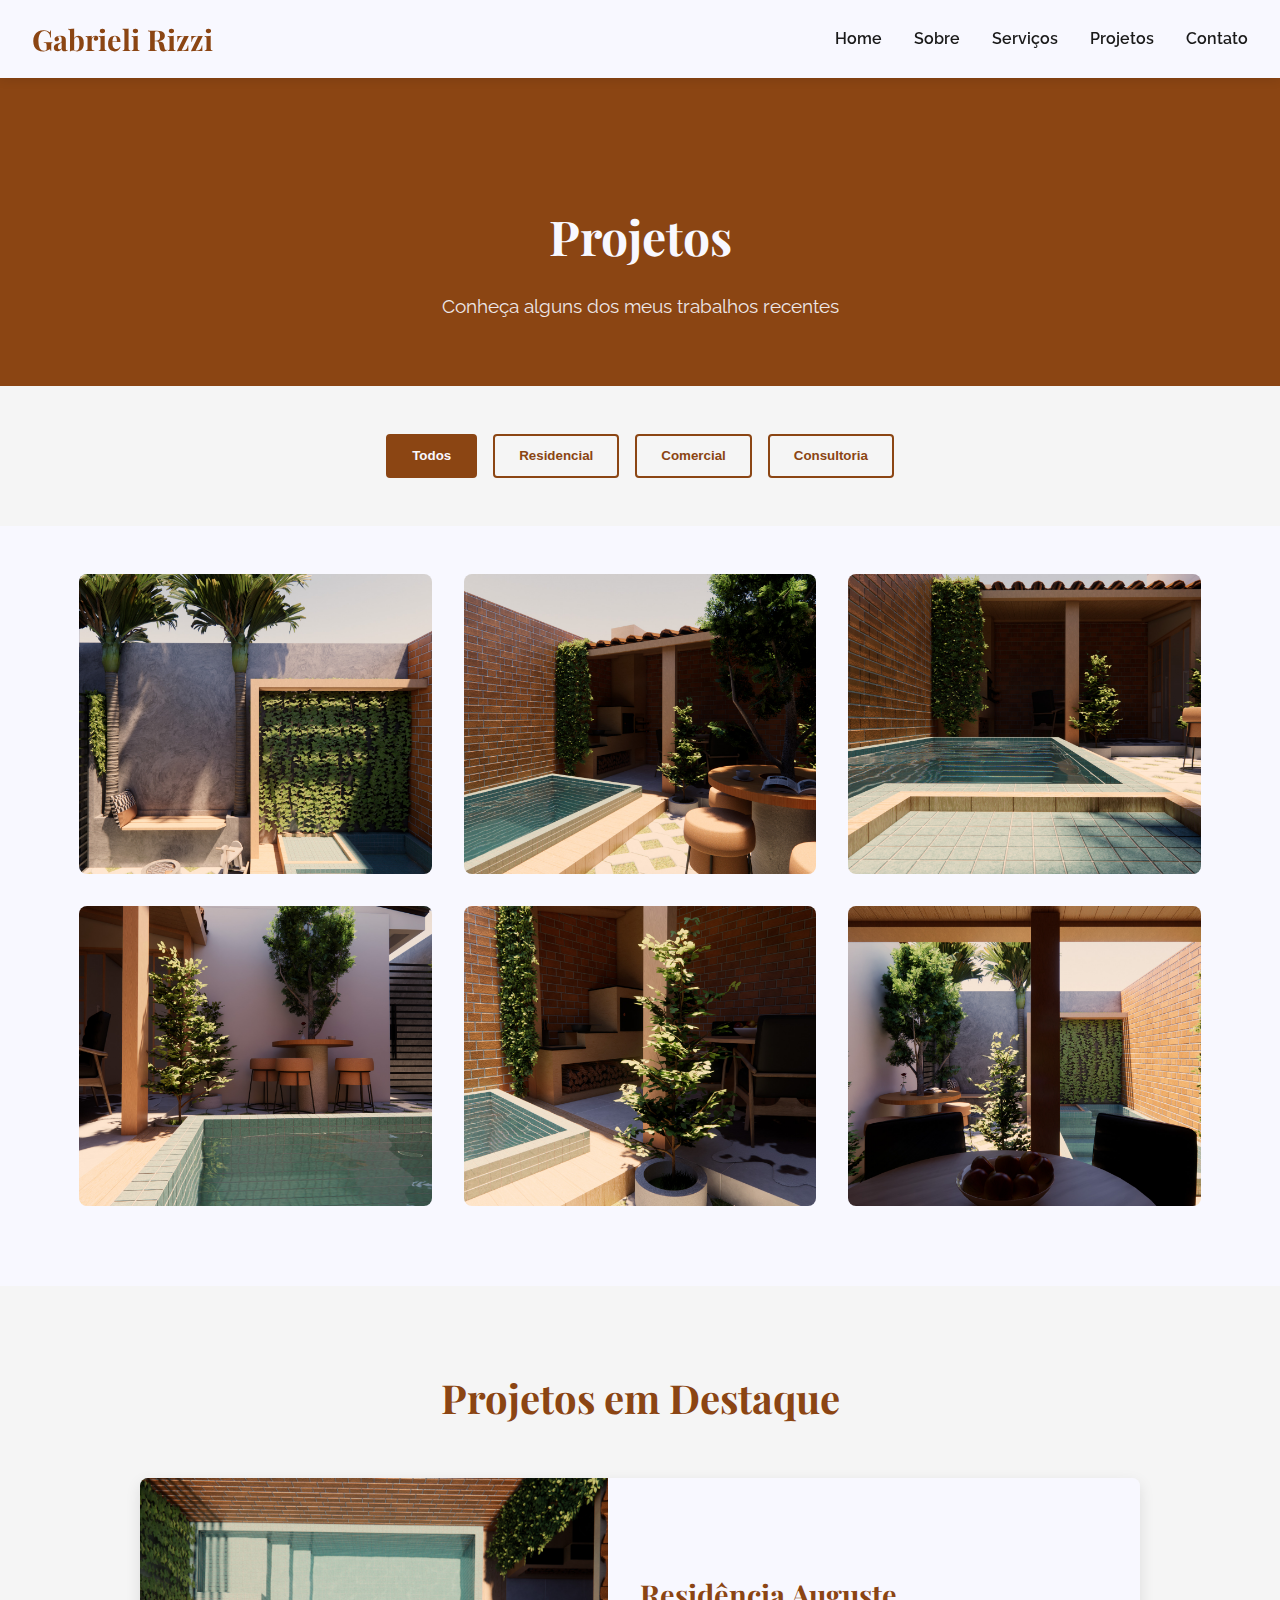
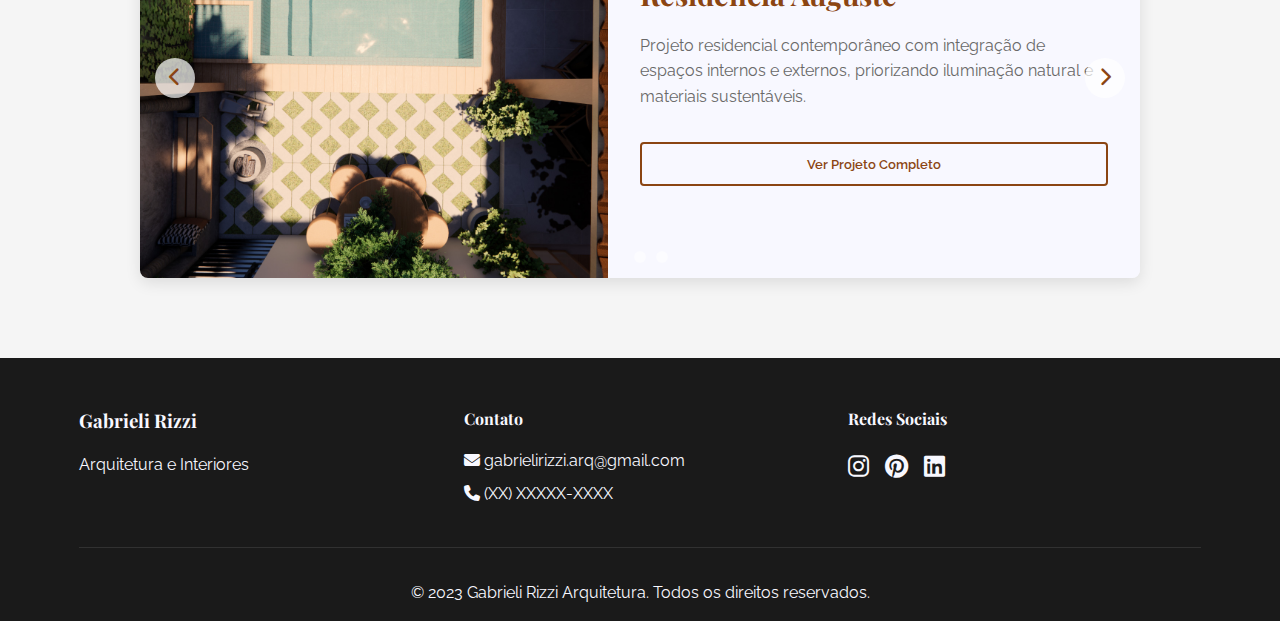
<file: index.html>
<!DOCTYPE html>
<html lang="pt-BR">
<head>
    <meta charset="UTF-8">
    <meta name="viewport" content="width=device-width, initial-scale=1.0">
    <title>Projetos - Gabrieli Rizzi</title>
    <link rel="stylesheet" href="css/style.css">
    <link href="https://fonts.googleapis.com/css2?family=Playfair+Display:wght@400;700&family=Raleway:wght@300;400;600&display=swap" rel="stylesheet">
    <link rel="stylesheet" href="https://cdnjs.cloudflare.com/ajax/libs/font-awesome/6.4.0/css/all.min.css">
</head>
<body>
    <!-- Header -->
    <header>
        <nav class="navbar">
            <div class="nav-container">
                <a href="index.html" class="nav-logo">Gabrieli Rizzi</a>
                <ul class="nav-menu">
                    <li class="nav-item">
                        <a href="index.html" class="nav-link">Home</a>
                    </li>
                    <li class="nav-item">
                        <a href="sobre.html" class="nav-link">Sobre</a>
                    </li>
                    <li class="nav-item">
                        <a href="servicos.html" class="nav-link">Serviços</a>
                    </li>
                    <li class="nav-item">
                        <a href="projetos.html" class="nav-link">Projetos</a>
                    </li>
                    <li class="nav-item">
                        <a href="contato.html" class="nav-link">Contato</a>
                    </li>
                </ul>
                <div class="hamburger">
                    <span class="bar"></span>
                    <span class="bar"></span>
                    <span class="bar"></span>
                </div>
            </div>
        </nav>
    </header>

    <main>
        <!-- Página Projetos -->
        <section class="page-header">
            <div class="container">
                <h1>Projetos</h1>
                <p>Conheça alguns dos meus trabalhos recentes</p>
            </div>
        </section>

        <section class="filtros-projetos">
            <div class="container">
                <div class="filtros">
                    <button class="filtro-btn active" data-filter="todos">Todos</button>
                    <button class="filtro-btn" data-filter="residencial">Residencial</button>
                    <button class="filtro-btn" data-filter="comercial">Comercial</button>
                    <button class="filtro-btn" data-filter="consultoria">Consultoria</button>
                </div>
            </div>
        </section>

        <section class="galeria-projetos">
            <div class="container">
                <div class="projetos-grid">
                    <div class="projeto-item" data-categoria="residencial">
                        <div class="projeto-img" style="background-image: url('img/projeto1.jpg');">
                            <div class="projeto-overlay">
                                <h3>Residência Auguste</h3>
                                <p>Design contemporâneo</p>
                                <button class="projeto-link" data-modal="modal1">Ver Detalhes</button>
                            </div>
                        </div>
                    </div>
                    
                    <div class="projeto-item" data-categoria="residencial">
                        <div class="projeto-img" style="background-image: url('img/projeto2.jpg');">
                            <div class="projeto-overlay">
                                <h3>Apartamento Finále</h3>
                                <p>Interiores elegantes</p>
                                <button class="projeto-link" data-modal="modal2">Ver Detalhes</button>
                            </div>
                        </div>
                    </div>
                    
                    <div class="projeto-item" data-categoria="comercial">
                        <div class="projeto-img" style="background-image: url('img/projeto3.jpg');">
                            <div class="projeto-overlay">
                                <h3>Comercial Magnette</h3>
                                <p>Ambiente corporativo</p>
                                <button class="projeto-link" data-modal="modal3">Ver Detalhes</button>
                            </div>
                        </div>
                    </div>
                    
                    <div class="projeto-item" data-categoria="comercial">
                        <div class="projeto-img" style="background-image: url('img/projeto4.jpg');">
                            <div class="projeto-overlay">
                                <h3>Café Urban</h3>
                                <p>Espaço aconchegante</p>
                                <button class="projeto-link" data-modal="modal4">Ver Detalhes</button>
                            </div>
                        </div>
                    </div>
                    
                    <div class="projeto-item" data-categoria="consultoria">
                        <div class="projeto-img" style="background-image: url('img/projeto5.jpg');">
                            <div class="projeto-overlay">
                                <h3>Consultoria Lar&Lar</h3>
                                <p>Reforma e decoração</p>
                                <button class="projeto-link" data-modal="modal5">Ver Detalhes</button>
                            </div>
                        </div>
                    </div>
                    
                    <div class="projeto-item" data-categoria="residencial">
                        <div class="projeto-img" style="background-image: url('img/projeto6.jpg');">
                            <div class="projeto-overlay">
                                <h3>Casa Serra</h3>
                                <p>Integração com a natureza</p>
                                <button class="projeto-link" data-modal="modal6">Ver Detalhes</button>
                            </div>
                        </div>
                    </div>
                </div>
            </div>
        </section>

        <section class="carrossel-projetos">
            <div class="container">
                <h2>Projetos em Destaque</h2>
                <div class="carousel">
                    <div class="carousel-slide active">
                        <div class="carousel-content">
                            <div class="carousel-img" style="background-image: url('img/destaque1.jpg');"></div>
                            <div class="carousel-text">
                                <h3>Residência Auguste</h3>
                                <p>Projeto residencial contemporâneo com integração de espaços internos e externos, priorizando iluminação natural e materiais sustentáveis.</p>
                                <button class="btn-secondary" data-modal="modal1">Ver Projeto Completo</button>
                            </div>
                        </div>
                    </div>
                    <div class="carousel-slide">
                        <div class="carousel-content">
                            <div class="carousel-img" style="background-image: url('img/destaque2.jpg');"></div>
                            <div class="carousel-text">
                                <h3>Comercial Magnette</h3>
                                <p>Ambiente corporativo que inspira produtividade e bem-estar, com espaços colaborativos e privativos em equilíbrio harmonioso.</p>
                                <button class="btn-secondary" data-modal="modal3">Ver Projeto Completo</button>
                            </div>
                        </div>
                    </div>
                    <div class="carousel-slide">
                        <div class="carousel-content">
                            <div class="carousel-img" style="background-image: url('img/destaque3.jpg');"></div>
                            <div class="carousel-text">
                                <h3>Café Urban</h3>
                                <p>Espaço aconchegante com identidade visual forte, que combina elementos rústicos e industriais criando uma experiência única para os clientes.</p>
                                <button class="btn-secondary" data-modal="modal4">Ver Projeto Completo</button>
                            </div>
                        </div>
                    </div>
                    <button class="carousel-prev"><i class="fas fa-chevron-left"></i></button>
                    <button class="carousel-next"><i class="fas fa-chevron-right"></i></button>
                    <div class="carousel-dots"></div>
                </div>
            </div>
        </section>
    </main>

    <!-- Footer -->
    <footer>
        <div class="container">
            <div class="footer-content">
                <div class="footer-section">
                    <h3>Gabrieli Rizzi</h3>
                    <p>Arquitetura e Interiores</p>
                </div>
                <div class="footer-section">
                    <h4>Contato</h4>
                    <p><i class="fas fa-envelope"></i> gabrielirizzi.arq@gmail.com</p>
                    <p><i class="fas fa-phone"></i> (XX) XXXXX-XXXX</p>
                </div>
                <div class="footer-section">
                    <h4>Redes Sociais</h4>
                    <div class="social-icons">
                        <a href="#"><i class="fab fa-instagram"></i></a>
                        <a href="#"><i class="fab fa-pinterest"></i></a>
                        <a href="#"><i class="fab fa-linkedin"></i></a>
                    </div>
                </div>
            </div>
            <div class="footer-bottom">
                <p>&copy; 2023 Gabrieli Rizzi Arquitetura. Todos os direitos reservados.</p>
            </div>
        </div>
    </footer>

    <!-- Modais para Projetos -->
    <div id="modal4" class="modal">
        <div class="modal-content">
            <span class="close">&times;</span>
            <h2>Café Urban</h2>
            <div class="modal-img" style="background-image: url('img/projeto4.jpg');"></div>
            <p>Espaço aconchegante com identidade visual forte, que combina elementos rústicos e industriais criando uma experiência única para os clientes.</p>
            <p><strong>Área:</strong> 120m²</p>
            <p><strong>Localização:</strong> Curitiba, PR</p>
            <p><strong>Ano:</strong> 2022</p>
        </div>
    </div>

    <div id="modal5" class="modal">
        <div class="modal-content">
            <span class="close">&times;</span>
            <h2>Consultoria Lar&Lar</h2>
            <div class="modal-img" style="background-image: url('img/projeto5.jpg');"></div>
            <p>Reforma e decoração de apartamento com foco em otimização de espaço e criação de ambientes multifuncionais.</p>
            <p><strong>Área:</strong> 75m²</p>
            <p><strong>Localização:</strong> Porto Alegre, RS</p>
            <p><strong>Ano:</strong> 2021</p>
        </div>
    </div>

    <div id="modal6" class="modal">
        <div class="modal-content">
            <span class="close">&times;</span>
            <h2>Casa Serra</h2>
            <div class="modal-img" style="background-image: url('img/projeto6.jpg');"></div>
            <p>Integração com a natureza através de amplas aberturas e materiais naturais, criando uma conexão harmoniosa entre interior e exterior.</p>
            <p><strong>Área:</strong> 320m²</p>
            <p><strong>Localização:</strong> Gramado, RS</p>
            <p><strong>Ano:</strong> 2023</p>
        </div>
    </div>

    <script src="js/script.js"></script>
    <script src="js/projetos.js"></script>
</body>
</html>
</file>
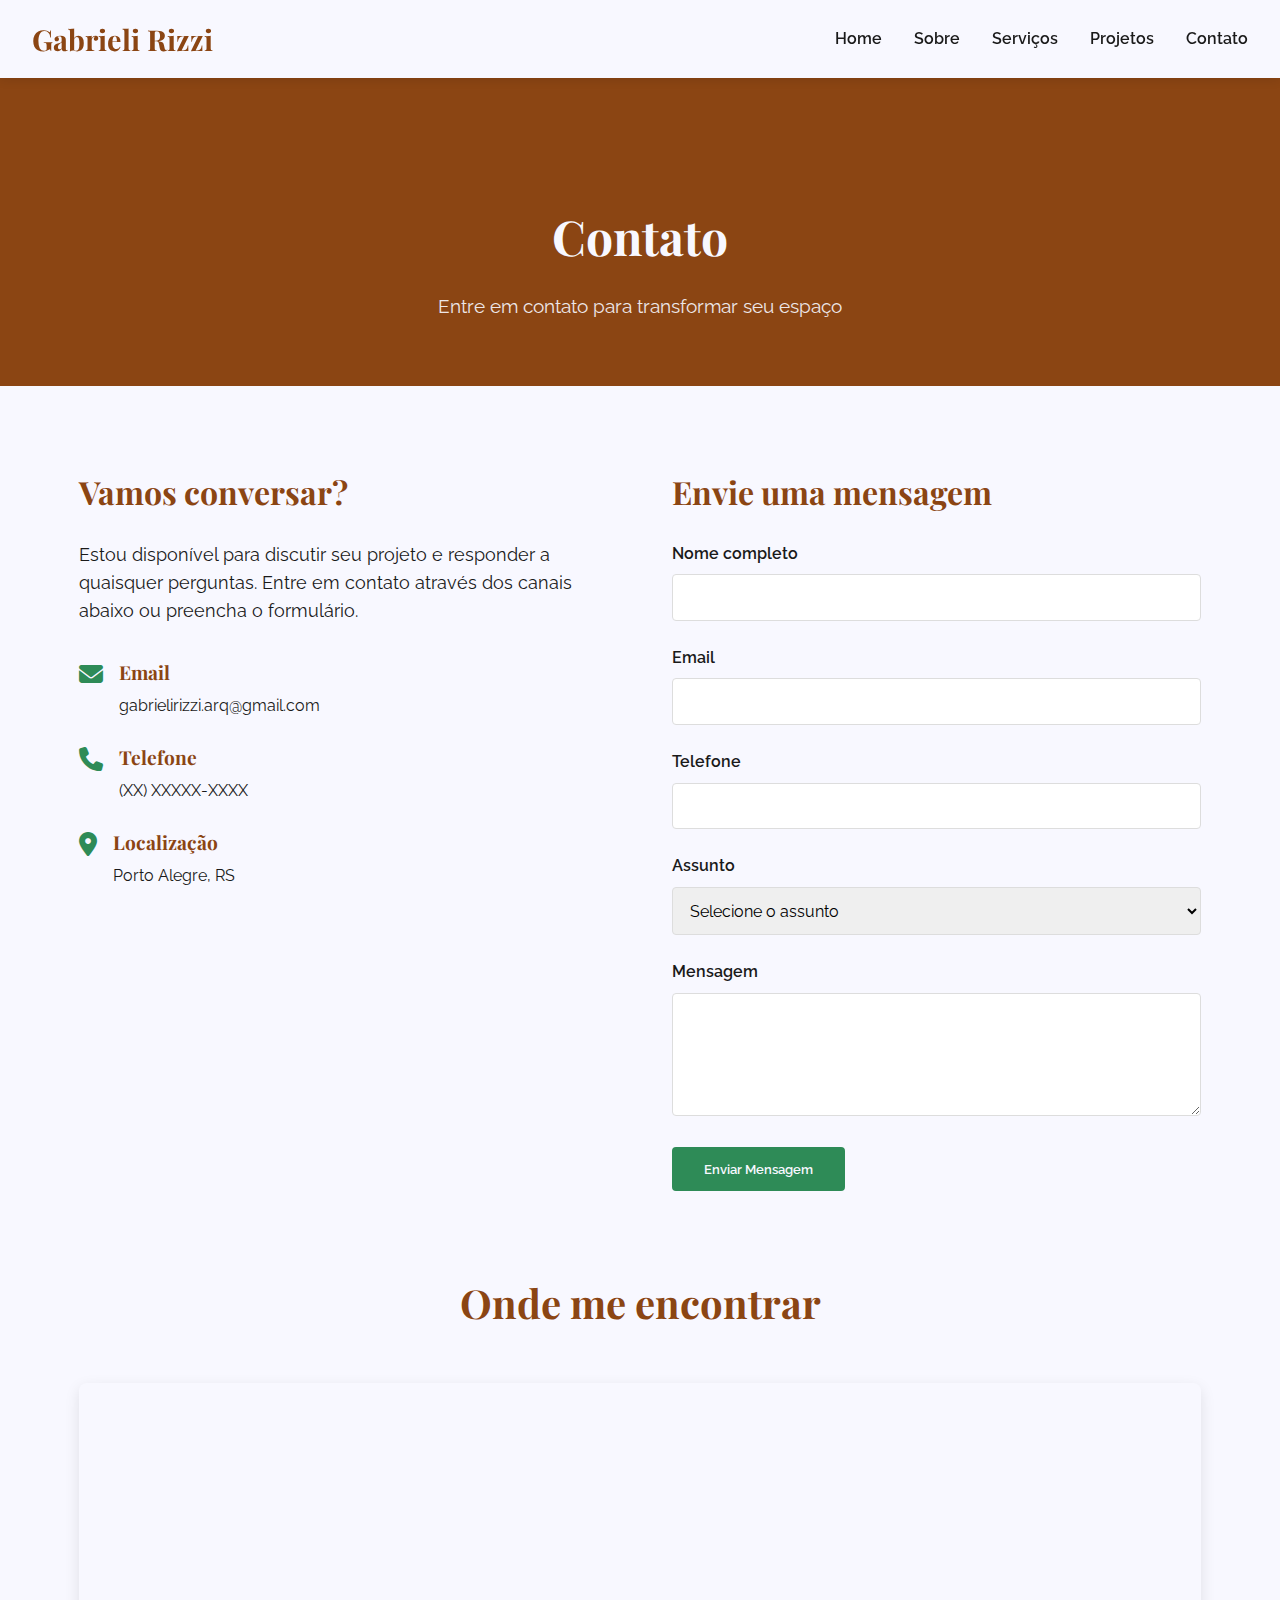
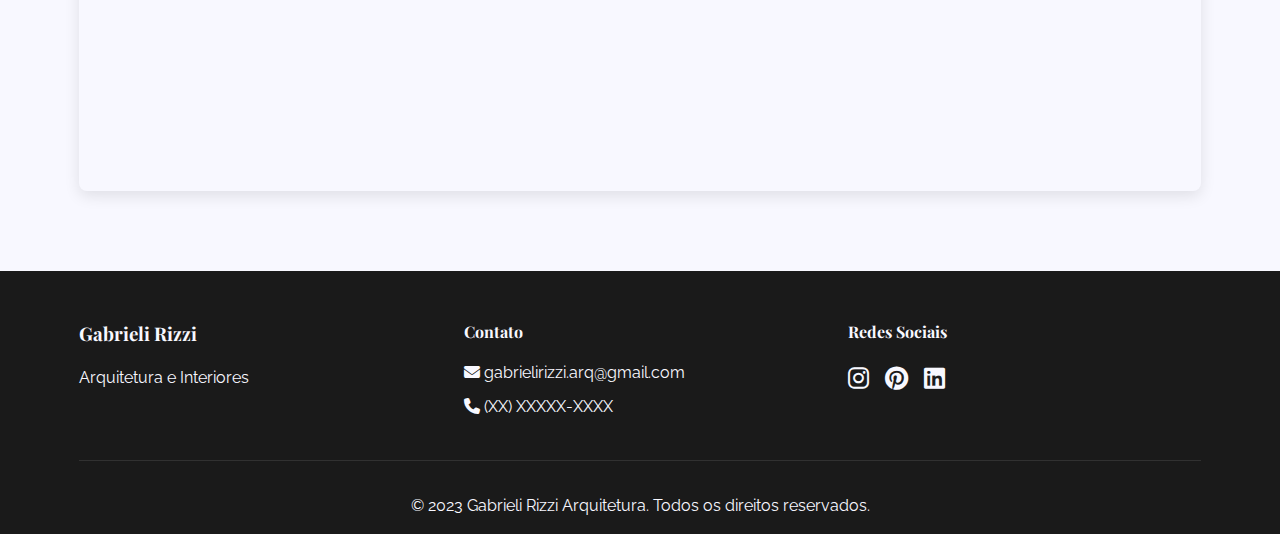
<file: contato.html>
<!DOCTYPE html>
<html lang="pt-BR">
<head>
    <meta charset="UTF-8">
    <meta name="viewport" content="width=device-width, initial-scale=1.0">
    <title>Contato - Gabrieli Rizzi</title>
    <link rel="stylesheet" href="css/style.css">
    <link href="https://fonts.googleapis.com/css2?family=Playfair+Display:wght@400;700&family=Raleway:wght@300;400;600&display=swap" rel="stylesheet">
    <link rel="stylesheet" href="https://cdnjs.cloudflare.com/ajax/libs/font-awesome/6.4.0/css/all.min.css">
</head>
<body>
    <!-- Header -->
    <header>
        <nav class="navbar">
            <div class="nav-container">
                <a href="index.html" class="nav-logo">Gabrieli Rizzi</a>
                <ul class="nav-menu">
                    <li class="nav-item">
                        <a href="index.html" class="nav-link">Home</a>
                    </li>
                    <li class="nav-item">
                        <a href="sobre.html" class="nav-link">Sobre</a>
                    </li>
                    <li class="nav-item">
                        <a href="servicos.html" class="nav-link">Serviços</a>
                    </li>
                    <li class="nav-item">
                        <a href="projetos.html" class="nav-link">Projetos</a>
                    </li>
                    <li class="nav-item">
                        <a href="contato.html" class="nav-link">Contato</a>
                    </li>
                </ul>
                <div class="hamburger">
                    <span class="bar"></span>
                    <span class="bar"></span>
                    <span class="bar"></span>
                </div>
            </div>
        </nav>
    </header>

    <main>
        <!-- Página Contato -->
        <section class="page-header">
            <div class="container">
                <h1>Contato</h1>
                <p>Entre em contato para transformar seu espaço</p>
            </div>
        </section>

        <section class="contato">
            <div class="container">
                <div class="contato-content">
                    <div class="contato-info">
                        <h2>Vamos conversar?</h2>
                        <p>Estou disponível para discutir seu projeto e responder a quaisquer perguntas. Entre em contato através dos canais abaixo ou preencha o formulário.</p>
                        
                        <div class="info-item">
                            <i class="fas fa-envelope"></i>
                            <div>
                                <h3>Email</h3>
                                <p>gabrielirizzi.arq@gmail.com</p>
                            </div>
                        </div>
                        
                        <div class="info-item">
                            <i class="fas fa-phone"></i>
                            <div>
                                <h3>Telefone</h3>
                                <p>(XX) XXXXX-XXXX</p>
                            </div>
                        </div>
                        
                        <div class="info-item">
                            <i class="fas fa-map-marker-alt"></i>
                            <div>
                                <h3>Localização</h3>
                                <p>Porto Alegre, RS</p>
                            </div>
                        </div>
                        
                        <div class="social-icons">
                            <a href="#"><i class="fab fa-instagram"></i></a>
                            <a href="#"><i class="fab fa-pinterest"></i></a>
                            <a href="#"><i class="fab fa-linkedin"></i></a>
                        </div>
                    </div>
                    
                    <div class="contato-form">
                        <h2>Envie uma mensagem</h2>
                        <form class="contact-form" action="https://formsubmit.co/gabrielirizzi.arq@gmail.com" method="POST">
                            <input type="hidden" name="_subject" value="Novo contato do site">
                            <input type="hidden" name="_template" value="table">
                            <input type="hidden" name="_captcha" value="false">
                            
                            <div class="form-group">
                                <label for="name">Nome completo</label>
                                <input type="text" id="name" name="name" required>
                            </div>
                            
                            <div class="form-group">
                                <label for="email">Email</label>
                                <input type="email" id="email" name="email" required>
                            </div>
                            
                            <div class="form-group">
                                <label for="phone">Telefone</label>
                                <input type="tel" id="phone" name="phone">
                            </div>
                            
                            <div class="form-group">
                                <label for="subject">Assunto</label>
                                <select id="subject" name="subject">
                                    <option value="">Selecione o assunto</option>
                                    <option value="Projeto Residencial">Projeto Residencial</option>
                                    <option value="Projeto Comercial">Projeto Comercial</option>
                                    <option value="Consultoria">Consultoria</option>
                                    <option value="Orçamento">Orçamento</option>
                                    <option value="Outro">Outro</option>
                                </select>
                            </div>
                            
                            <div class="form-group">
                                <label for="message">Mensagem</label>
                                <textarea id="message" name="message" rows="5" required></textarea>
                            </div>
                            
                            <button type="submit" class="btn-primary">Enviar Mensagem</button>
                        </form>
                    </div>
                </div>
            </div>
        </section>

        <section class="mapa">
            <div class="container">
                <h2>Onde me encontrar</h2>
                <div class="mapa-container">
                    <iframe src="https://www.google.com/maps/embed?pb=!1m18!1m12!1m3!1d55184.00287043428!2d-51.229481!3d-30.0340525!2m3!1f0!2f0!3f0!3m2!1i1024!2i768!4f13.1!3m3!1m2!1s0x9519790e4d043f2d%3A0x2844e92db3c5b5c8!2sPorto%20Alegre%2C%20RS!5e0!3m2!1spt-BR!2sbr!4v1685488792455!5m2!1spt-BR!2sbr" width="100%" height="400" style="border:0;" allowfullscreen="" loading="lazy" referrerpolicy="no-referrer-when-downgrade"></iframe>
                </div>
            </div>
        </section>
    </main>

    <!-- Footer -->
    <footer>
        <div class="container">
            <div class="footer-content">
                <div class="footer-section">
                    <h3>Gabrieli Rizzi</h3>
                    <p>Arquitetura e Interiores</p>
                </div>
                <div class="footer-section">
                    <h4>Contato</h4>
                    <p><i class="fas fa-envelope"></i> gabrielirizzi.arq@gmail.com</p>
                    <p><i class="fas fa-phone"></i> (XX) XXXXX-XXXX</p>
                </div>
                <div class="footer-section">
                    <h4>Redes Sociais</h4>
                    <div class="social-icons">
                        <a href="#"><i class="fab fa-instagram"></i></a>
                        <a href="#"><i class="fab fa-pinterest"></i></a>
                        <a href="#"><i class="fab fa-linkedin"></i></a>
                    </div>
                </div>
            </div>
            <div class="footer-bottom">
                <p>&copy; 2023 Gabrieli Rizzi Arquitetura. Todos os direitos reservados.</p>
            </div>
        </div>
    </footer>

    <script src="js/script.js"></script>
</body>
</html>
</file>
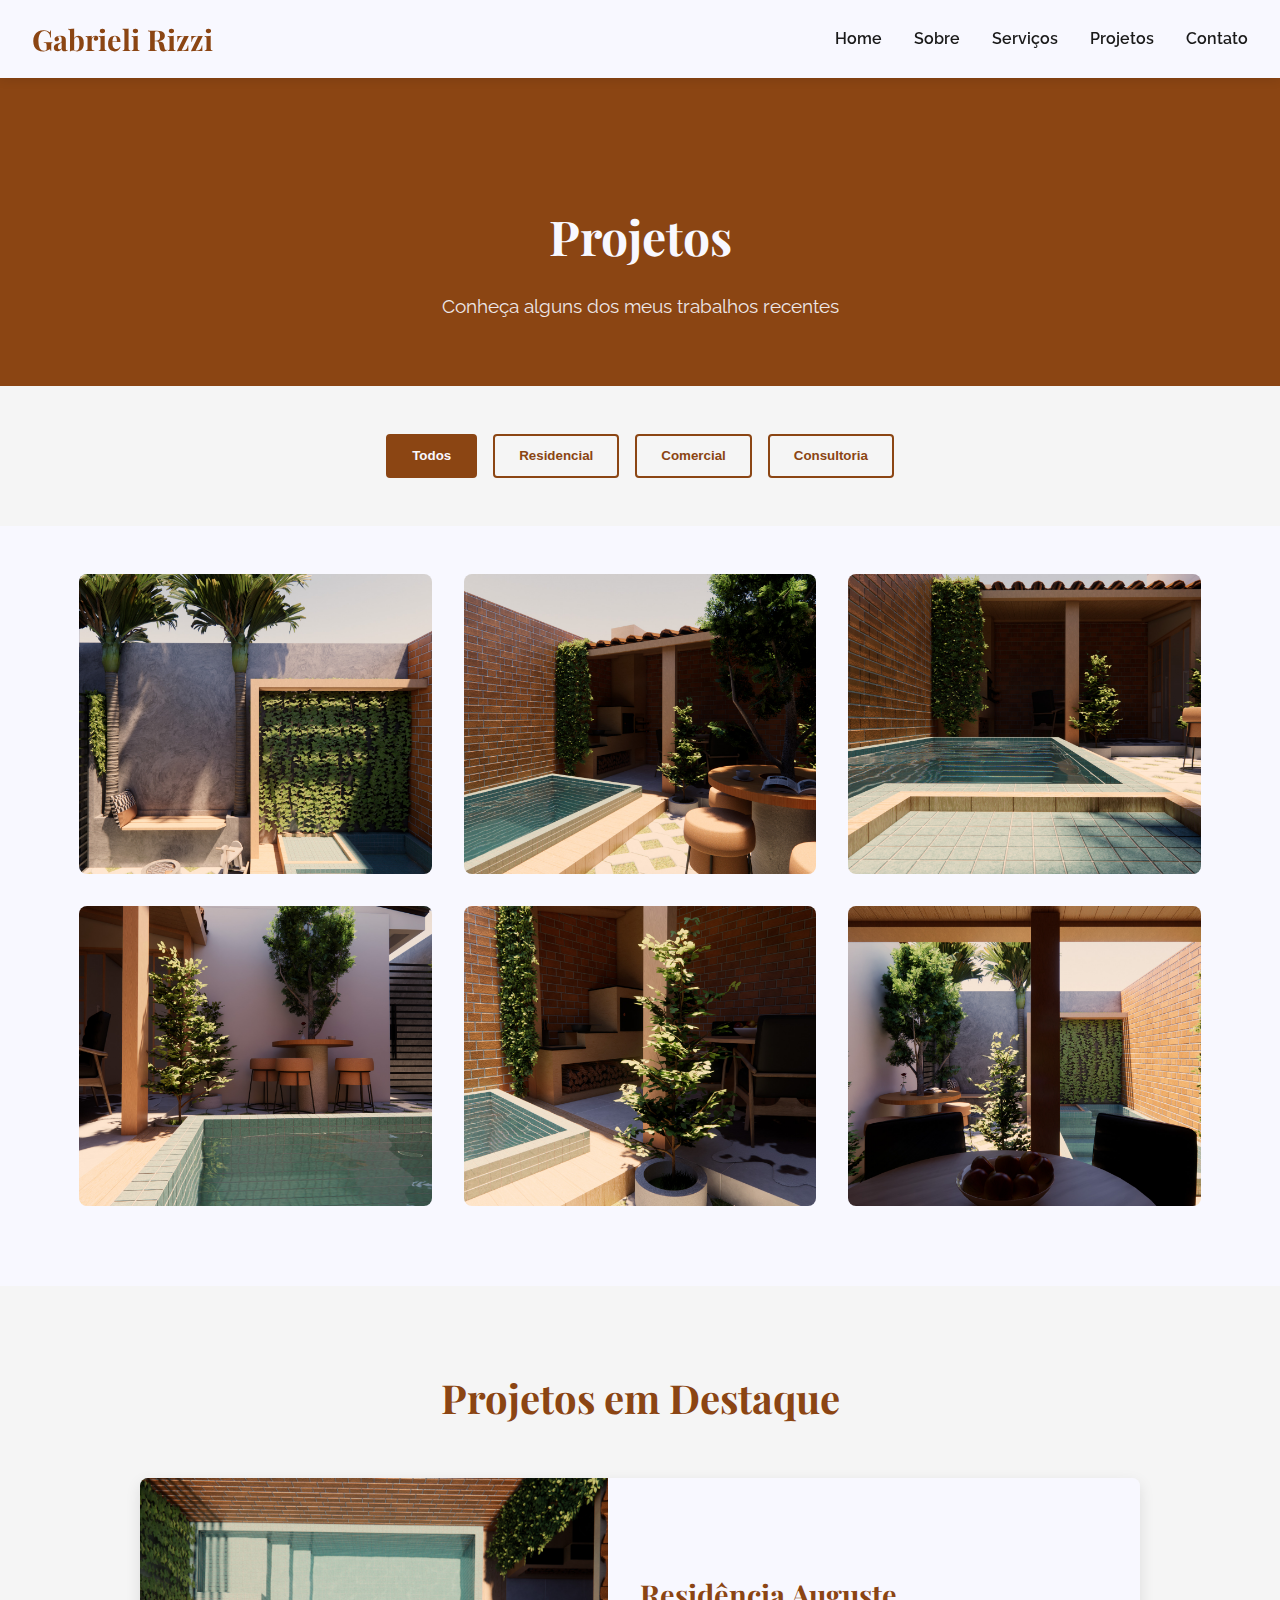
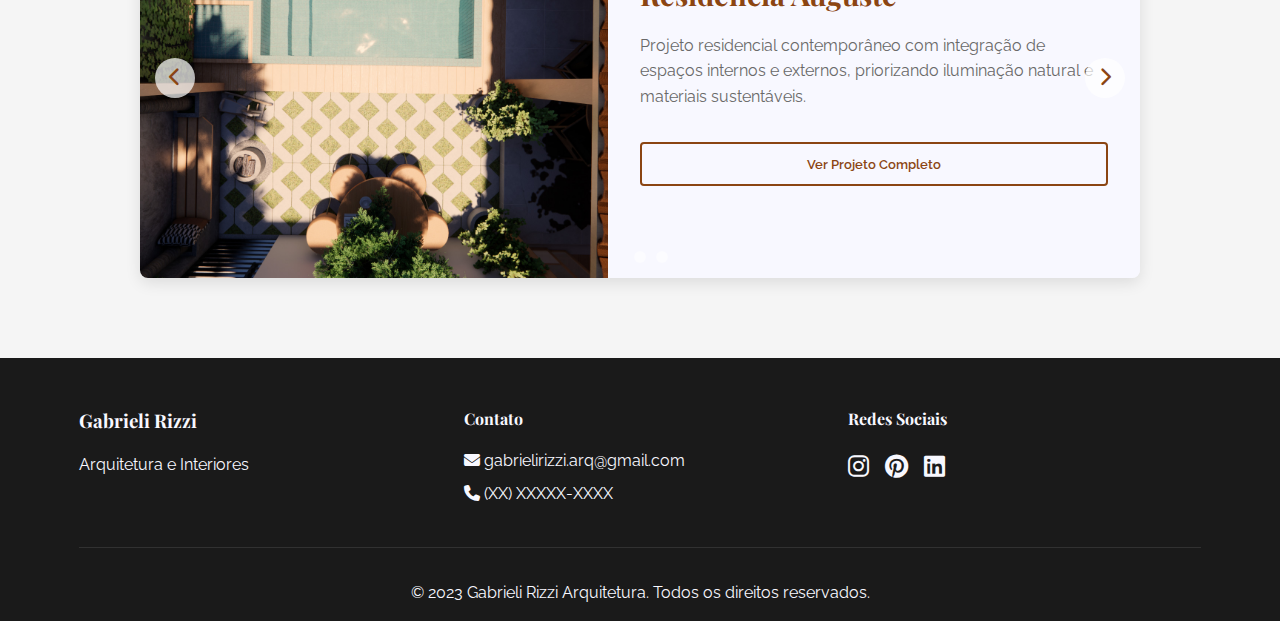
<file: deepseek_html_20250910_073eb5.html>
<!DOCTYPE html>
<html lang="pt-BR">
<head>
    <meta charset="UTF-8">
    <meta name="viewport" content="width=device-width, initial-scale=1.0">
    <title>Projetos - Gabrieli Rizzi</title>
    <link rel="stylesheet" href="css/style.css">
    <link href="https://fonts.googleapis.com/css2?family=Playfair+Display:wght@400;700&family=Raleway:wght@300;400;600&display=swap" rel="stylesheet">
    <link rel="stylesheet" href="https://cdnjs.cloudflare.com/ajax/libs/font-awesome/6.4.0/css/all.min.css">
</head>
<body>
    <!-- Header -->
    <header>
        <nav class="navbar">
            <div class="nav-container">
                <a href="index.html" class="nav-logo">Gabrieli Rizzi</a>
                <ul class="nav-menu">
                    <li class="nav-item">
                        <a href="index.html" class="nav-link">Home</a>
                    </li>
                    <li class="nav-item">
                        <a href="sobre.html" class="nav-link">Sobre</a>
                    </li>
                    <li class="nav-item">
                        <a href="servicos.html" class="nav-link">Serviços</a>
                    </li>
                    <li class="nav-item">
                        <a href="projetos.html" class="nav-link">Projetos</a>
                    </li>
                    <li class="nav-item">
                        <a href="contato.html" class="nav-link">Contato</a>
                    </li>
                </ul>
                <div class="hamburger">
                    <span class="bar"></span>
                    <span class="bar"></span>
                    <span class="bar"></span>
                </div>
            </div>
        </nav>
    </header>

    <main>
        <!-- Página Projetos -->
        <section class="page-header">
            <div class="container">
                <h1>Projetos</h1>
                <p>Conheça alguns dos meus trabalhos recentes</p>
            </div>
        </section>

        <section class="filtros-projetos">
            <div class="container">
                <div class="filtros">
                    <button class="filtro-btn active" data-filter="todos">Todos</button>
                    <button class="filtro-btn" data-filter="residencial">Residencial</button>
                    <button class="filtro-btn" data-filter="comercial">Comercial</button>
                    <button class="filtro-btn" data-filter="consultoria">Consultoria</button>
                </div>
            </div>
        </section>

        <section class="galeria-projetos">
            <div class="container">
                <div class="projetos-grid">
                    <div class="projeto-item" data-categoria="residencial">
                        <div class="projeto-img" style="background-image: url('img/projeto1.jpg');">
                            <div class="projeto-overlay">
                                <h3>Residência Auguste</h3>
                                <p>Design contemporâneo</p>
                                <button class="projeto-link" data-modal="modal1">Ver Detalhes</button>
                            </div>
                        </div>
                    </div>
                    
                    <div class="projeto-item" data-categoria="residencial">
                        <div class="projeto-img" style="background-image: url('img/projeto2.jpg');">
                            <div class="projeto-overlay">
                                <h3>Apartamento Finále</h3>
                                <p>Interiores elegantes</p>
                                <button class="projeto-link" data-modal="modal2">Ver Detalhes</button>
                            </div>
                        </div>
                    </div>
                    
                    <div class="projeto-item" data-categoria="comercial">
                        <div class="projeto-img" style="background-image: url('img/projeto3.jpg');">
                            <div class="projeto-overlay">
                                <h3>Comercial Magnette</h3>
                                <p>Ambiente corporativo</p>
                                <button class="projeto-link" data-modal="modal3">Ver Detalhes</button>
                            </div>
                        </div>
                    </div>
                    
                    <div class="projeto-item" data-categoria="comercial">
                        <div class="projeto-img" style="background-image: url('img/projeto4.jpg');">
                            <div class="projeto-overlay">
                                <h3>Café Urban</h3>
                                <p>Espaço aconchegante</p>
                                <button class="projeto-link" data-modal="modal4">Ver Detalhes</button>
                            </div>
                        </div>
                    </div>
                    
                    <div class="projeto-item" data-categoria="consultoria">
                        <div class="projeto-img" style="background-image: url('img/projeto5.jpg');">
                            <div class="projeto-overlay">
                                <h3>Consultoria Lar&Lar</h3>
                                <p>Reforma e decoração</p>
                                <button class="projeto-link" data-modal="modal5">Ver Detalhes</button>
                            </div>
                        </div>
                    </div>
                    
                    <div class="projeto-item" data-categoria="residencial">
                        <div class="projeto-img" style="background-image: url('img/projeto6.jpg');">
                            <div class="projeto-overlay">
                                <h3>Casa Serra</h3>
                                <p>Integração com a natureza</p>
                                <button class="projeto-link" data-modal="modal6">Ver Detalhes</button>
                            </div>
                        </div>
                    </div>
                </div>
            </div>
        </section>

        <section class="carrossel-projetos">
            <div class="container">
                <h2>Projetos em Destaque</h2>
                <div class="carousel">
                    <div class="carousel-slide active">
                        <div class="carousel-content">
                            <div class="carousel-img" style="background-image: url('img/destaque1.jpg');"></div>
                            <div class="carousel-text">
                                <h3>Residência Auguste</h3>
                                <p>Projeto residencial contemporâneo com integração de espaços internos e externos, priorizando iluminação natural e materiais sustentáveis.</p>
                                <button class="btn-secondary" data-modal="modal1">Ver Projeto Completo</button>
                            </div>
                        </div>
                    </div>
                    <div class="carousel-slide">
                        <div class="carousel-content">
                            <div class="carousel-img" style="background-image: url('img/destaque2.jpg');"></div>
                            <div class="carousel-text">
                                <h3>Comercial Magnette</h3>
                                <p>Ambiente corporativo que inspira produtividade e bem-estar, com espaços colaborativos e privativos em equilíbrio harmonioso.</p>
                                <button class="btn-secondary" data-modal="modal3">Ver Projeto Completo</button>
                            </div>
                        </div>
                    </div>
                    <div class="carousel-slide">
                        <div class="carousel-content">
                            <div class="carousel-img" style="background-image: url('img/destaque3.jpg');"></div>
                            <div class="carousel-text">
                                <h3>Café Urban</h3>
                                <p>Espaço aconchegante com identidade visual forte, que combina elementos rústicos e industriais criando uma experiência única para os clientes.</p>
                                <button class="btn-secondary" data-modal="modal4">Ver Projeto Completo</button>
                            </div>
                        </div>
                    </div>
                    <button class="carousel-prev"><i class="fas fa-chevron-left"></i></button>
                    <button class="carousel-next"><i class="fas fa-chevron-right"></i></button>
                    <div class="carousel-dots"></div>
                </div>
            </div>
        </section>
    </main>

    <!-- Footer -->
    <footer>
        <div class="container">
            <div class="footer-content">
                <div class="footer-section">
                    <h3>Gabrieli Rizzi</h3>
                    <p>Arquitetura e Interiores</p>
                </div>
                <div class="footer-section">
                    <h4>Contato</h4>
                    <p><i class="fas fa-envelope"></i> gabrielirizzi.arq@gmail.com</p>
                    <p><i class="fas fa-phone"></i> (XX) XXXXX-XXXX</p>
                </div>
                <div class="footer-section">
                    <h4>Redes Sociais</h4>
                    <div class="social-icons">
                        <a href="#"><i class="fab fa-instagram"></i></a>
                        <a href="#"><i class="fab fa-pinterest"></i></a>
                        <a href="#"><i class="fab fa-linkedin"></i></a>
                    </div>
                </div>
            </div>
            <div class="footer-bottom">
                <p>&copy; 2023 Gabrieli Rizzi Arquitetura. Todos os direitos reservados.</p>
            </div>
        </div>
    </footer>

    <!-- Modais para Projetos -->
    <div id="modal4" class="modal">
        <div class="modal-content">
            <span class="close">&times;</span>
            <h2>Café Urban</h2>
            <div class="modal-img" style="background-image: url('img/projeto4.jpg');"></div>
            <p>Espaço aconchegante com identidade visual forte, que combina elementos rústicos e industriais criando uma experiência única para os clientes.</p>
            <p><strong>Área:</strong> 120m²</p>
            <p><strong>Localização:</strong> Curitiba, PR</p>
            <p><strong>Ano:</strong> 2022</p>
        </div>
    </div>

    <div id="modal5" class="modal">
        <div class="modal-content">
            <span class="close">&times;</span>
            <h2>Consultoria Lar&Lar</h2>
            <div class="modal-img" style="background-image: url('img/projeto5.jpg');"></div>
            <p>Reforma e decoração de apartamento com foco em otimização de espaço e criação de ambientes multifuncionais.</p>
            <p><strong>Área:</strong> 75m²</p>
            <p><strong>Localização:</strong> Porto Alegre, RS</p>
            <p><strong>Ano:</strong> 2021</p>
        </div>
    </div>

    <div id="modal6" class="modal">
        <div class="modal-content">
            <span class="close">&times;</span>
            <h2>Casa Serra</h2>
            <div class="modal-img" style="background-image: url('img/projeto6.jpg');"></div>
            <p>Integração com a natureza através de amplas aberturas e materiais naturais, criando uma conexão harmoniosa entre interior e exterior.</p>
            <p><strong>Área:</strong> 320m²</p>
            <p><strong>Localização:</strong> Gramado, RS</p>
            <p><strong>Ano:</strong> 2023</p>
        </div>
    </div>

    <script src="js/script.js"></script>
    <script src="js/projetos.js"></script>
</body>
</html>
</file>
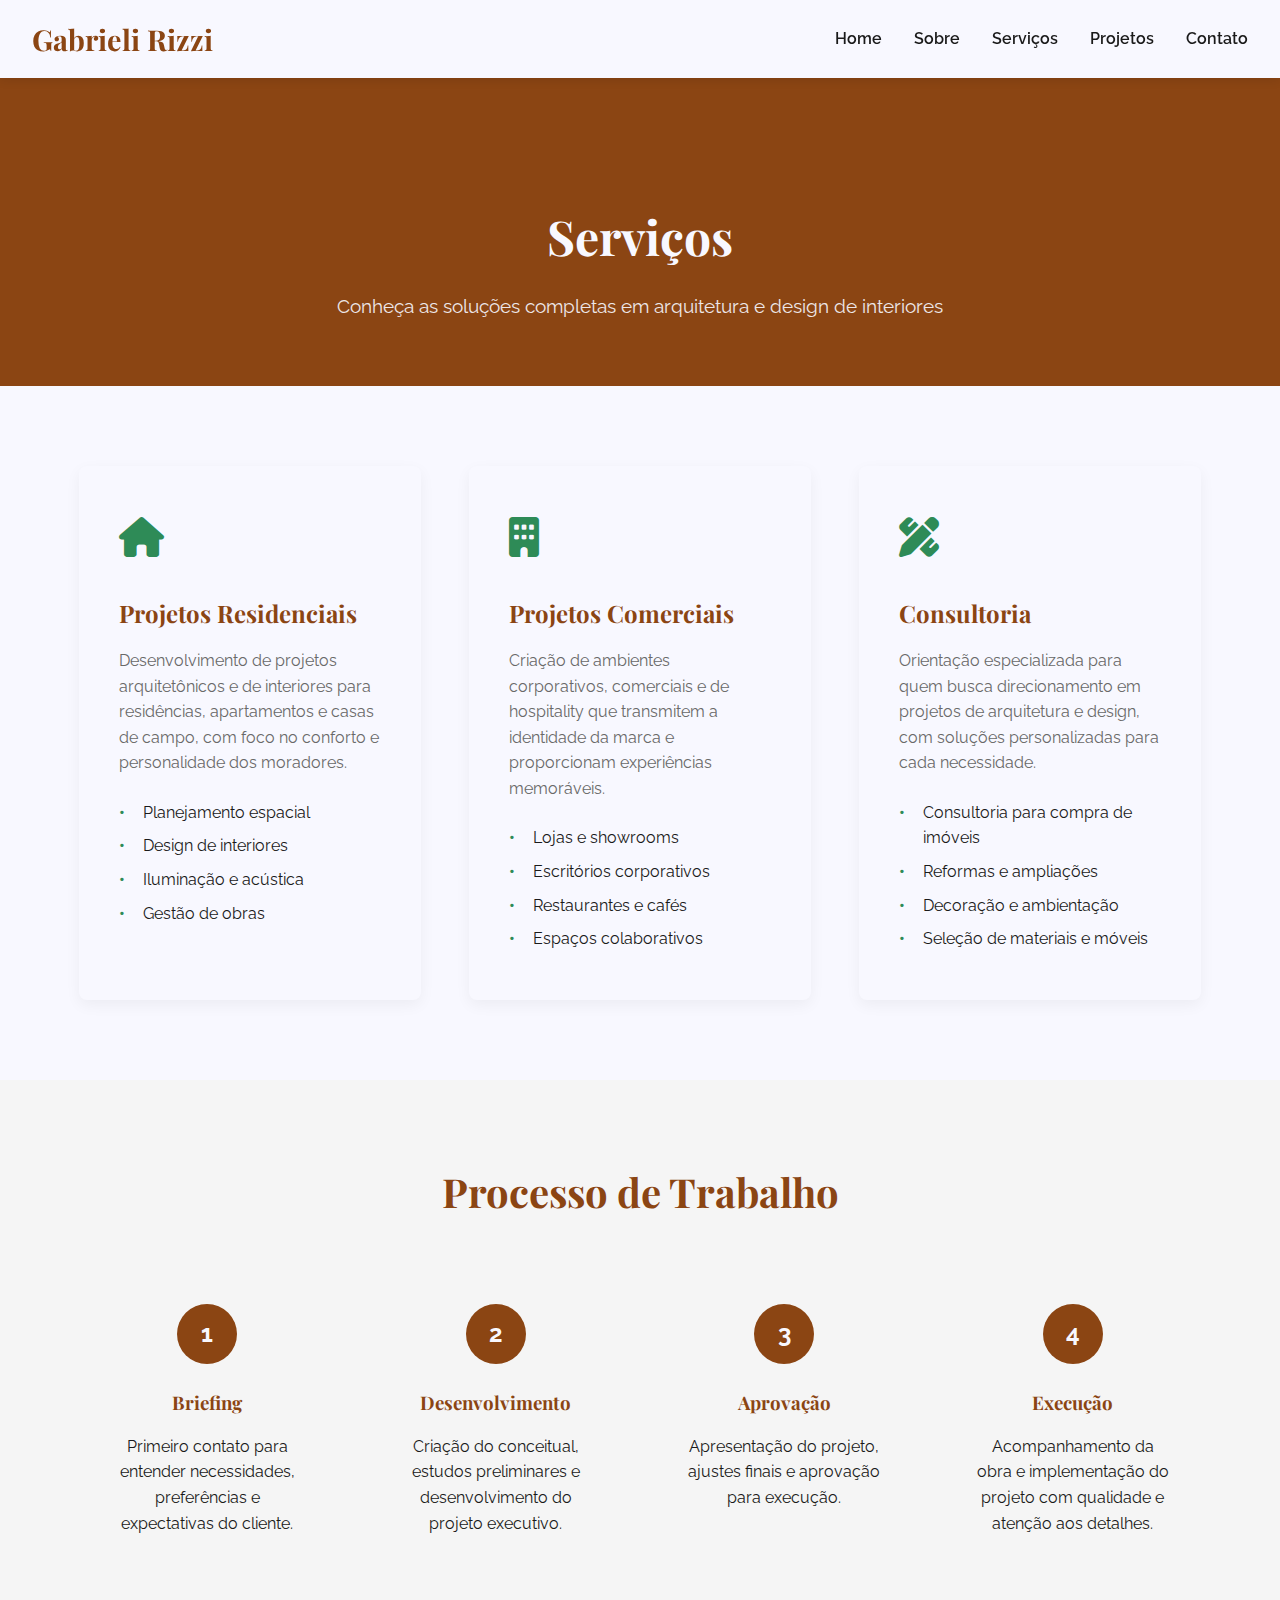
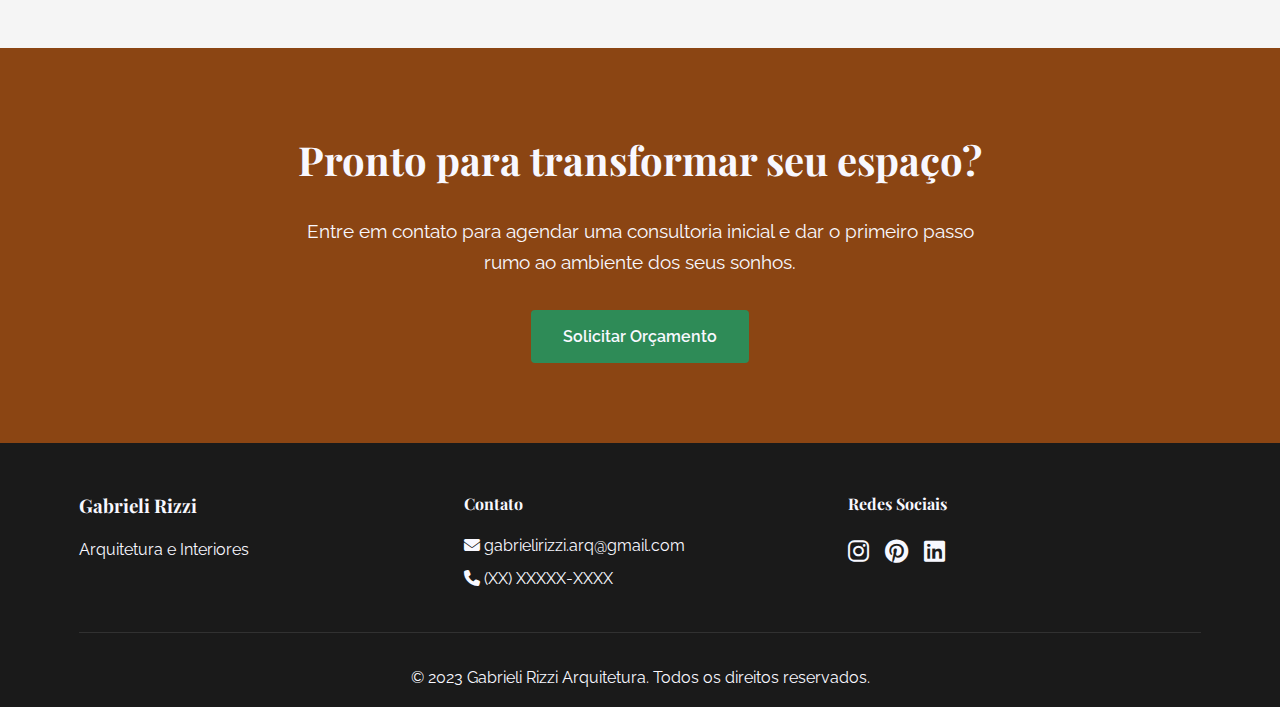
<file: deepseek_html_20250910_0f0565.html>
<!DOCTYPE html>
<html lang="pt-BR">
<head>
    <meta charset="UTF-8">
    <meta name="viewport" content="width=device-width, initial-scale=1.0">
    <title>Serviços - Gabrieli Rizzi</title>
    <link rel="stylesheet" href="css/style.css">
    <link href="https://fonts.googleapis.com/css2?family=Playfair+Display:wght@400;700&family=Raleway:wght@300;400;600&display=swap" rel="stylesheet">
    <link rel="stylesheet" href="https://cdnjs.cloudflare.com/ajax/libs/font-awesome/6.4.0/css/all.min.css">
</head>
<body>
    <!-- Header -->
    <header>
        <nav class="navbar">
            <div class="nav-container">
                <a href="index.html" class="nav-logo">Gabrieli Rizzi</a>
                <ul class="nav-menu">
                    <li class="nav-item">
                        <a href="index.html" class="nav-link">Home</a>
                    </li>
                    <li class="nav-item">
                        <a href="sobre.html" class="nav-link">Sobre</a>
                    </li>
                    <li class="nav-item">
                        <a href="servicos.html" class="nav-link">Serviços</a>
                    </li>
                    <li class="nav-item">
                        <a href="projetos.html" class="nav-link">Projetos</a>
                    </li>
                    <li class="nav-item">
                        <a href="contato.html" class="nav-link">Contato</a>
                    </li>
                </ul>
                <div class="hamburger">
                    <span class="bar"></span>
                    <span class="bar"></span>
                    <span class="bar"></span>
                </div>
            </div>
        </nav>
    </header>

    <main>
        <!-- Página Serviços -->
        <section class="page-header">
            <div class="container">
                <h1>Serviços</h1>
                <p>Conheça as soluções completas em arquitetura e design de interiores</p>
            </div>
        </section>

        <section class="servicos">
            <div class="container">
                <div class="servicos-grid">
                    <div class="servico-item">
                        <div class="servico-icon">
                            <i class="fas fa-home"></i>
                        </div>
                        <h3>Projetos Residenciais</h3>
                        <p>Desenvolvimento de projetos arquitetônicos e de interiores para residências, apartamentos e casas de campo, com foco no conforto e personalidade dos moradores.</p>
                        <ul>
                            <li>Planejamento espacial</li>
                            <li>Design de interiores</li>
                            <li>Iluminação e acústica</li>
                            <li>Gestão de obras</li>
                        </ul>
                    </div>
                    
                    <div class="servico-item">
                        <div class="servico-icon">
                            <i class="fas fa-building"></i>
                        </div>
                        <h3>Projetos Comerciais</h3>
                        <p>Criação de ambientes corporativos, comerciais e de hospitality que transmitem a identidade da marca e proporcionam experiências memoráveis.</p>
                        <ul>
                            <li>Lojas e showrooms</li>
                            <li>Escritórios corporativos</li>
                            <li>Restaurantes e cafés</li>
                            <li>Espaços colaborativos</li>
                        </ul>
                    </div>
                    
                    <div class="servico-item">
                        <div class="servico-icon">
                            <i class="fas fa-pencil-ruler"></i>
                        </div>
                        <h3>Consultoria</h3>
                        <p>Orientação especializada para quem busca direcionamento em projetos de arquitetura e design, com soluções personalizadas para cada necessidade.</p>
                        <ul>
                            <li>Consultoria para compra de imóveis</li>
                            <li>Reformas e ampliações</li>
                            <li>Decoração e ambientação</li>
                            <li>Seleção de materiais e móveis</li>
                        </ul>
                    </div>
                </div>
            </div>
        </section>

        <section class="processo">
            <div class="container">
                <h2>Processo de Trabalho</h2>
                <div class="processo-steps">
                    <div class="processo-step">
                        <div class="step-number">1</div>
                        <h3>Briefing</h3>
                        <p>Primeiro contato para entender necessidades, preferências e expectativas do cliente.</p>
                    </div>
                    <div class="processo-step">
                        <div class="step-number">2</div>
                        <h3>Desenvolvimento</h3>
                        <p>Criação do conceitual, estudos preliminares e desenvolvimento do projeto executivo.</p>
                    </div>
                    <div class="processo-step">
                        <div class="step-number">3</div>
                        <h3>Aprovação</h3>
                        <p>Apresentação do projeto, ajustes finais e aprovação para execução.</p>
                    </div>
                    <div class="processo-step">
                        <div class="step-number">4</div>
                        <h3>Execução</h3>
                        <p>Acompanhamento da obra e implementação do projeto com qualidade e atenção aos detalhes.</p>
                    </div>
                </div>
            </div>
        </section>

        <section class="cta-servicos">
            <div class="container">
                <div class="cta-content">
                    <h2>Pronto para transformar seu espaço?</h2>
                    <p>Entre em contato para agendar uma consultoria inicial e dar o primeiro passo rumo ao ambiente dos seus sonhos.</p>
                    <a href="contato.html" class="btn-primary">Solicitar Orçamento</a>
                </div>
            </div>
        </section>
    </main>

    <!-- Footer -->
    <footer>
        <div class="container">
            <div class="footer-content">
                <div class="footer-section">
                    <h3>Gabrieli Rizzi</h3>
                    <p>Arquitetura e Interiores</p>
                </div>
                <div class="footer-section">
                    <h4>Contato</h4>
                    <p><i class="fas fa-envelope"></i> gabrielirizzi.arq@gmail.com</p>
                    <p><i class="fas fa-phone"></i> (XX) XXXXX-XXXX</p>
                </div>
                <div class="footer-section">
                    <h4>Redes Sociais</h4>
                    <div class="social-icons">
                        <a href="#"><i class="fab fa-instagram"></i></a>
                        <a href="#"><i class="fab fa-pinterest"></i></a>
                        <a href="#"><i class="fab fa-linkedin"></i></a>
                    </div>
                </div>
            </div>
            <div class="footer-bottom">
                <p>&copy; 2023 Gabrieli Rizzi Arquitetura. Todos os direitos reservados.</p>
            </div>
        </div>
    </footer>

    <script src="js/script.js"></script>
</body>
</html>
</file>
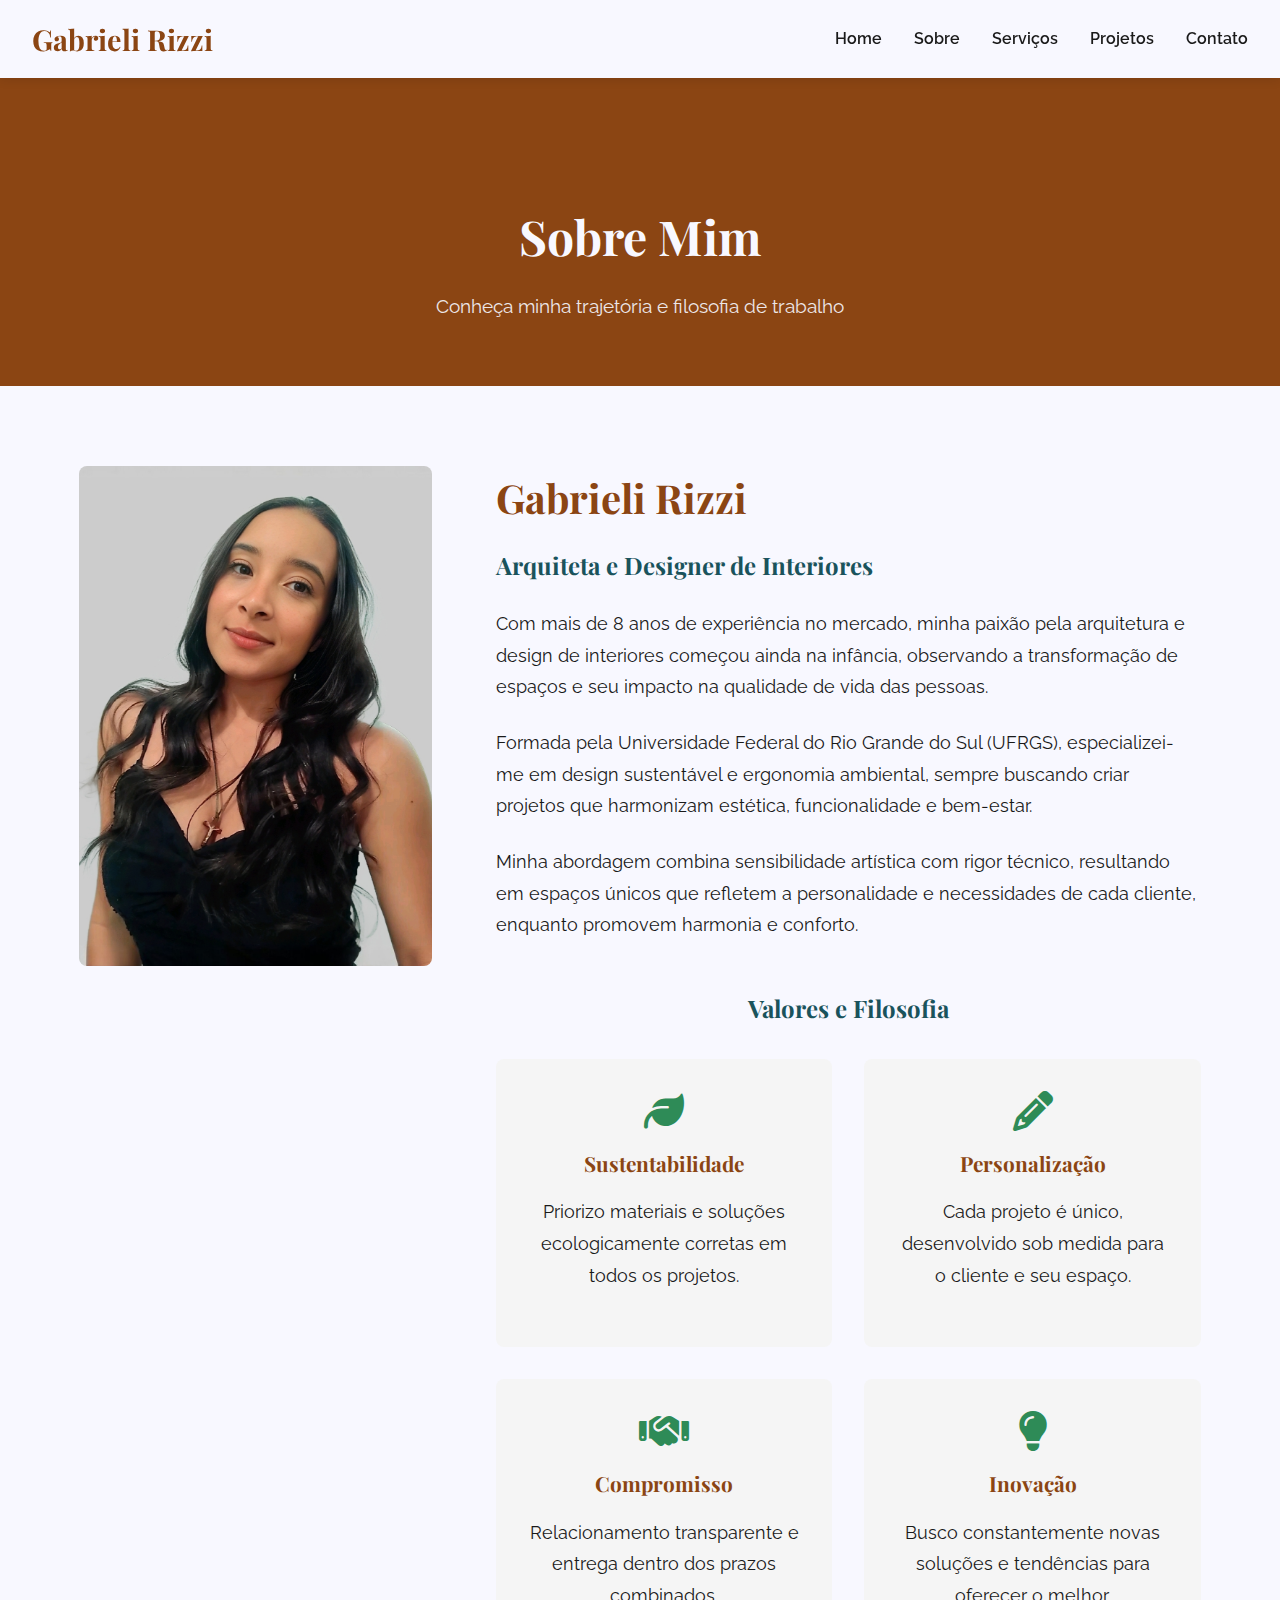
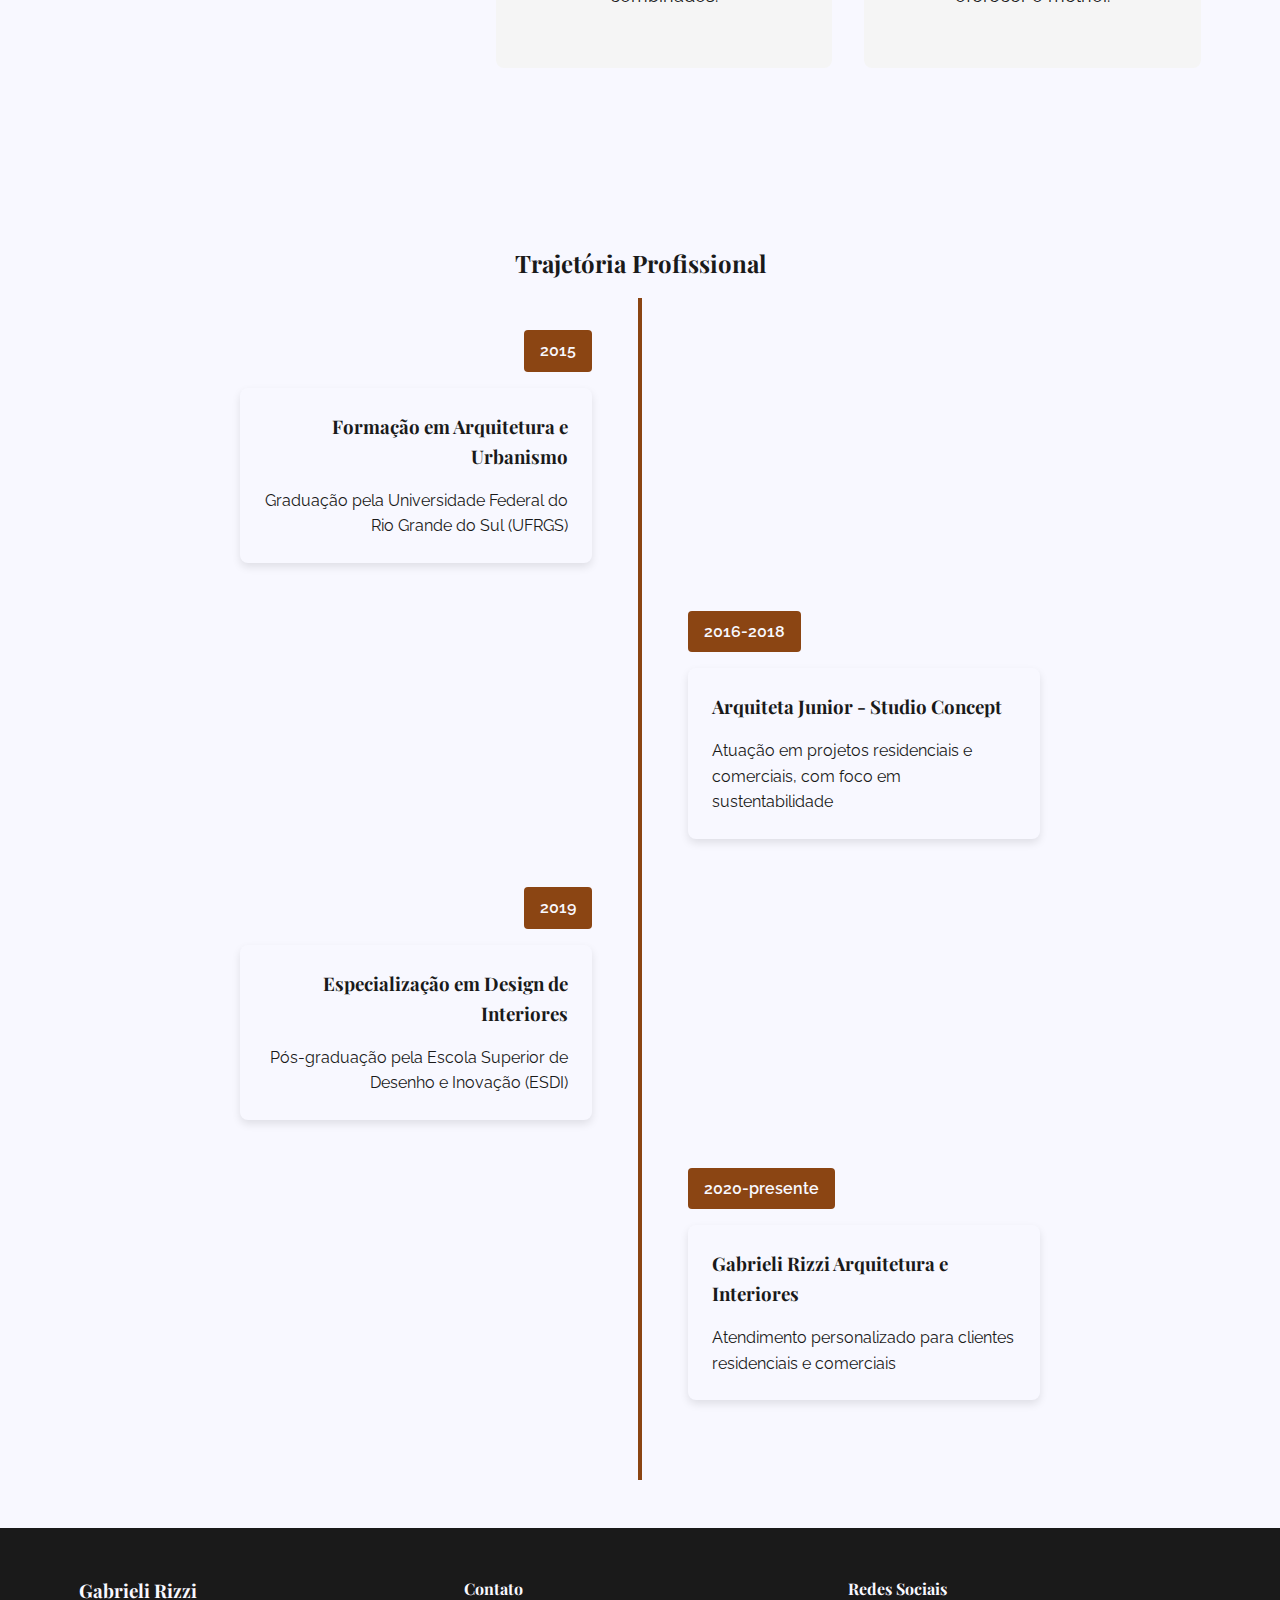
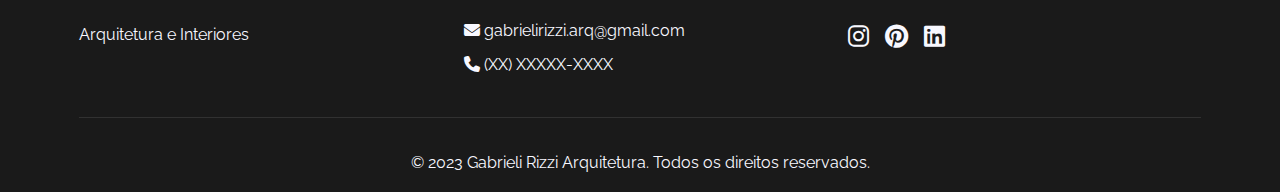
<file: deepseek_html_20250910_208503.html>
<!DOCTYPE html>
<html lang="pt-BR">
<head>
    <meta charset="UTF-8">
    <meta name="viewport" content="width=device-width, initial-scale=1.0">
    <title>Sobre - Gabrieli Rizzi</title>
    <link rel="stylesheet" href="css/style.css">
    <link href="https://fonts.googleapis.com/css2?family=Playfair+Display:wght@400;700&family=Raleway:wght@300;400;600&display=swap" rel="stylesheet">
    <link rel="stylesheet" href="https://cdnjs.cloudflare.com/ajax/libs/font-awesome/6.4.0/css/all.min.css">
</head>
<body>
    <!-- Header -->
    <header>
        <nav class="navbar">
            <div class="nav-container">
                <a href="index.html" class="nav-logo">Gabrieli Rizzi</a>
                <ul class="nav-menu">
                    <li class="nav-item">
                        <a href="index.html" class="nav-link">Home</a>
                    </li>
                    <li class="nav-item">
                        <a href="sobre.html" class="nav-link">Sobre</a>
                    </li>
                    <li class="nav-item">
                        <a href="servicos.html" class="nav-link">Serviços</a>
                    </li>
                    <li class="nav-item">
                        <a href="projetos.html" class="nav-link">Projetos</a>
                    </li>
                    <li class="nav-item">
                        <a href="contato.html" class="nav-link">Contato</a>
                    </li>
                </ul>
                <div class="hamburger">
                    <span class="bar"></span>
                    <span class="bar"></span>
                    <span class="bar"></span>
                </div>
            </div>
        </nav>
    </header>

    <main>
        <!-- Página Sobre -->
        <section class="page-header">
            <div class="container">
                <h1>Sobre Mim</h1>
                <p>Conheça minha trajetória e filosofia de trabalho</p>
            </div>
        </section>

        <section class="sobre-detalhado">
            <div class="container">
                <div class="sobre-conteudo">
                    <div class="sobre-imagem-perfil" style="background-image: url('img/foto-perfil.jpg');"></div>
                    <div class="sobre-texto-detalhado">
                        <h2>Gabrieli Rizzi</h2>
                        <h3>Arquiteta e Designer de Interiores</h3>
                        <p>Com mais de 8 anos de experiência no mercado, minha paixão pela arquitetura e design de interiores começou ainda na infância, observando a transformação de espaços e seu impacto na qualidade de vida das pessoas.</p>
                        <p>Formada pela Universidade Federal do Rio Grande do Sul (UFRGS), especializei-me em design sustentável e ergonomia ambiental, sempre buscando criar projetos que harmonizam estética, funcionalidade e bem-estar.</p>
                        <p>Minha abordagem combina sensibilidade artística com rigor técnico, resultando em espaços únicos que refletem a personalidade e necessidades de cada cliente, enquanto promovem harmonia e conforto.</p>
                        
                        <div class="valores-centralizados">
                            <h3>Valores e Filosofia</h3>
                            <div class="valores-grid">
                                <div class="valor-item-centralizado">
                                    <i class="fas fa-leaf"></i>
                                    <h4>Sustentabilidade</h4>
                                    <p>Priorizo materiais e soluções ecologicamente corretas em todos os projetos.</p>
                                </div>
                                <div class="valor-item-centralizado">
                                    <i class="fas fa-pencil-alt"></i>
                                    <h4>Personalização</h4>
                                    <p>Cada projeto é único, desenvolvido sob medida para o cliente e seu espaço.</p>
                                </div>
                                <div class="valor-item-centralizado">
                                    <i class="fas fa-handshake"></i>
                                    <h4>Compromisso</h4>
                                    <p>Relacionamento transparente e entrega dentro dos prazos combinados.</p>
                                </div>
                                <div class="valor-item-centralizado">
                                    <i class="fas fa-lightbulb"></i>
                                    <h4>Inovação</h4>
                                    <p>Busco constantemente novas soluções e tendências para oferecer o melhor.</p>
                                </div>
                            </div>
                        </div>
                    </div>
                </div>
            </div>
        </section>

        <section class="timeline-centralizada">
            <div class="container">
                <h2>Trajetória Profissional</h2>
                <div class="timeline-container-centralizada">
                    <div class="timeline-item-centralizada">
                        <div class="timeline-data-centralizada">2015</div>
                        <div class="timeline-content-centralizada">
                            <h3>Formação em Arquitetura e Urbanismo</h3>
                            <p>Graduação pela Universidade Federal do Rio Grande do Sul (UFRGS)</p>
                        </div>
                    </div>
                    <div class="timeline-item-centralizada">
                        <div class="timeline-data-centralizada">2016-2018</div>
                        <div class="timeline-content-centralizada">
                            <h3>Arquiteta Junior - Studio Concept</h3>
                            <p>Atuação em projetos residenciais e comerciais, com foco em sustentabilidade</p>
                        </div>
                    </div>
                    <div class="timeline-item-centralizada">
                        <div class="timeline-data-centralizada">2019</div>
                        <div class="timeline-content-centralizada">
                            <h3>Especialização em Design de Interiores</h3>
                            <p>Pós-graduação pela Escola Superior de Desenho e Inovação (ESDI)</p>
                        </div>
                    </div>
                    <div class="timeline-item-centralizada">
                        <div class="timeline-data-centralizada">2020-presente</div>
                        <div class="timeline-content-centralizada">
                            <h3>Gabrieli Rizzi Arquitetura e Interiores</h3>
                            <p>Atendimento personalizado para clientes residenciais e comerciais</p>
                        </div>
                    </div>
                </div>
            </div>
        </section>
    </main>

    <!-- Footer -->
    <footer>
        <div class="container">
            <div class="footer-content">
                <div class="footer-section">
                    <h3>Gabrieli Rizzi</h3>
                    <p>Arquitetura e Interiores</p>
                </div>
                <div class="footer-section">
                    <h4>Contato</h4>
                    <p><i class="fas fa-envelope"></i> gabrielirizzi.arq@gmail.com</p>
                    <p><i class="fas fa-phone"></i> (XX) XXXXX-XXXX</p>
                </div>
                <div class="footer-section">
                    <h4>Redes Sociais</h4>
                    <div class="social-icons">
                        <a href="#"><i class="fab fa-instagram"></i></a>
                        <a href="#"><i class="fab fa-pinterest"></i></a>
                        <a href="#"><i class="fab fa-linkedin"></i></a>
                    </div>
                </div>
            </div>
            <div class="footer-bottom">
                <p>&copy; 2023 Gabrieli Rizzi Arquitetura. Todos os direitos reservados.</p>
            </div>
        </div>
    </footer>

    <script src="js/script.js"></script>
</body>
</html>
</file>
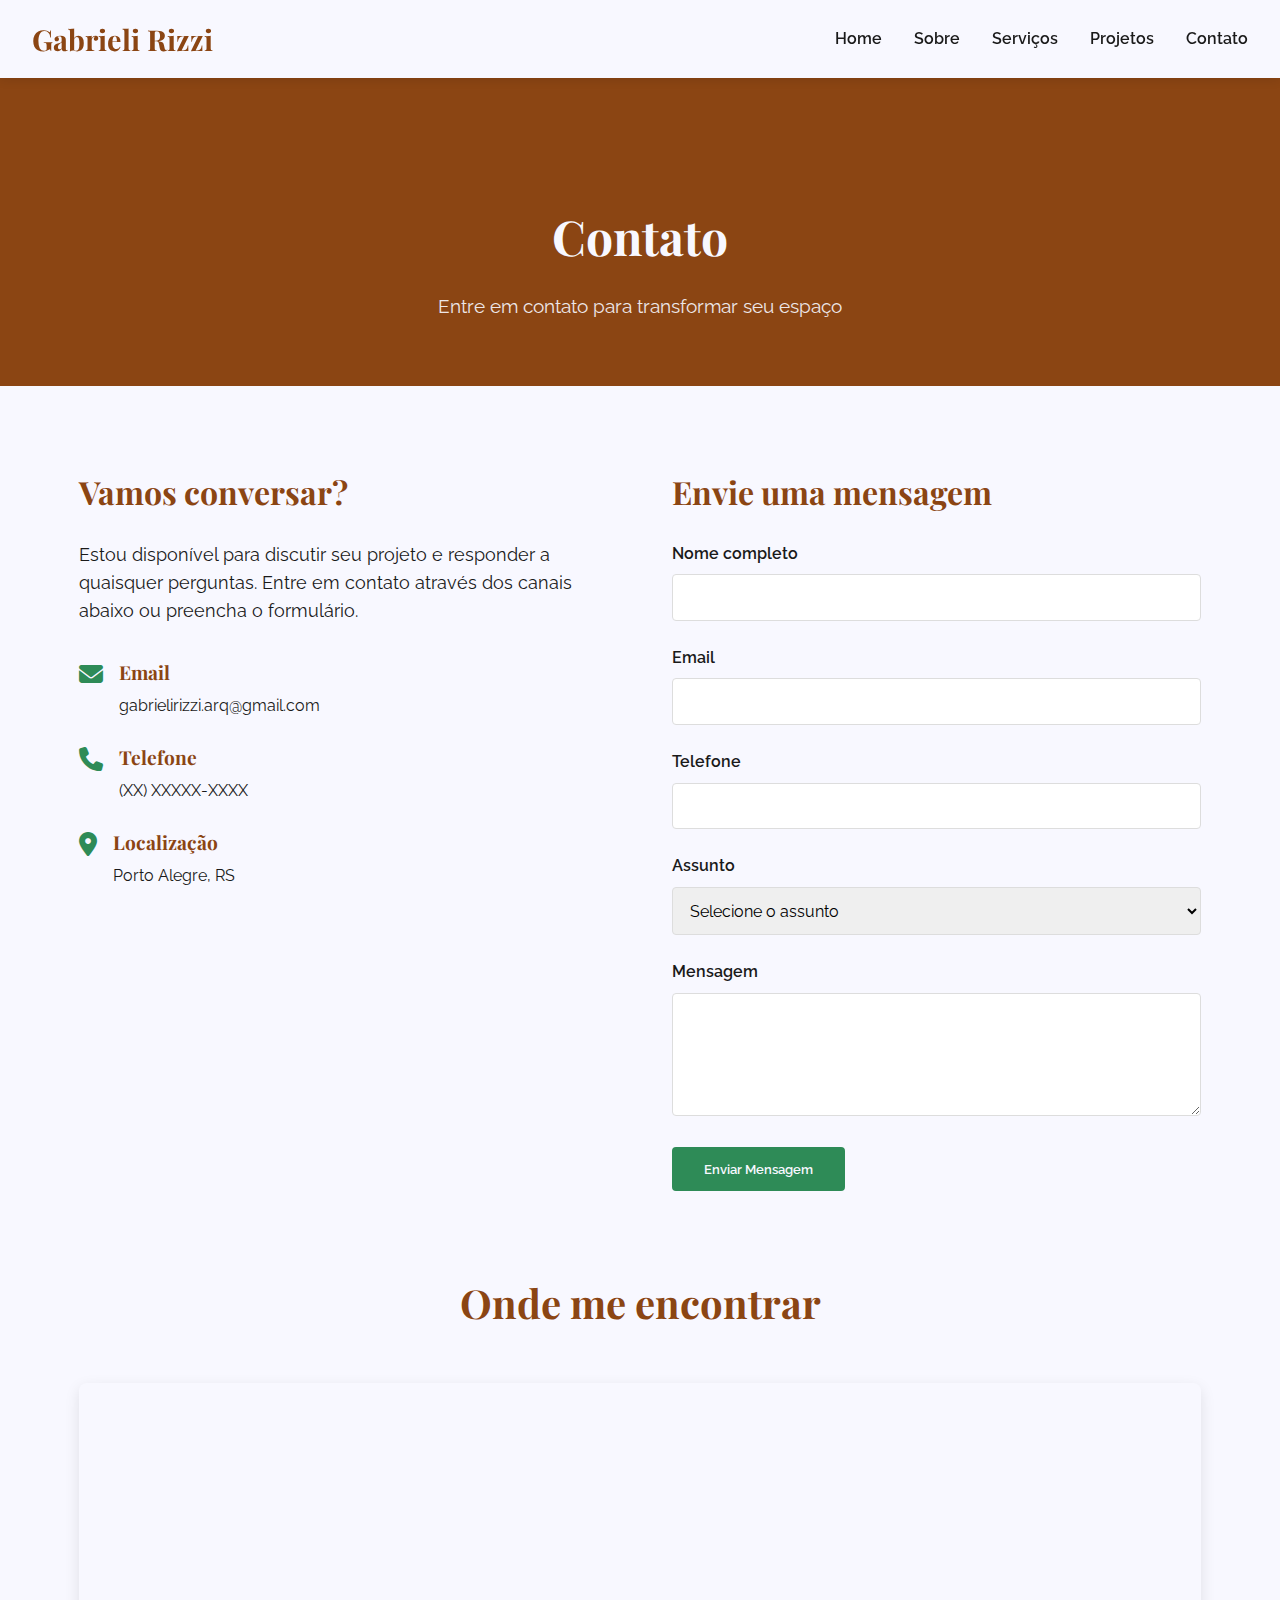
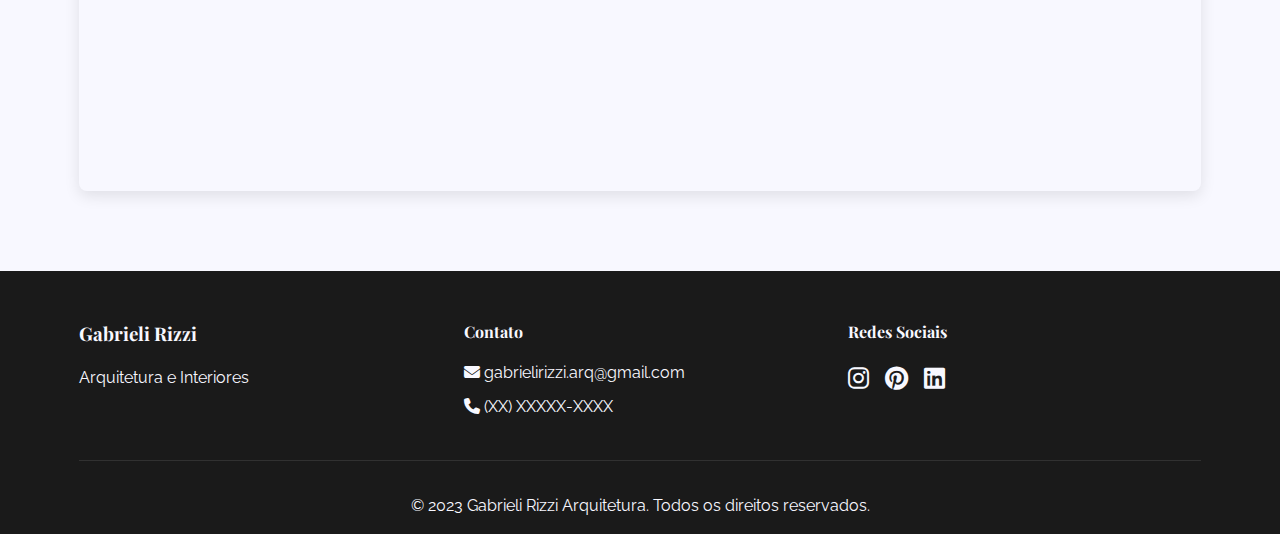
<file: deepseek_html_20250910_6cf205.html>
<!DOCTYPE html>
<html lang="pt-BR">
<head>
    <meta charset="UTF-8">
    <meta name="viewport" content="width=device-width, initial-scale=1.0">
    <title>Contato - Gabrieli Rizzi</title>
    <link rel="stylesheet" href="css/style.css">
    <link href="https://fonts.googleapis.com/css2?family=Playfair+Display:wght@400;700&family=Raleway:wght@300;400;600&display=swap" rel="stylesheet">
    <link rel="stylesheet" href="https://cdnjs.cloudflare.com/ajax/libs/font-awesome/6.4.0/css/all.min.css">
</head>
<body>
    <!-- Header -->
    <header>
        <nav class="navbar">
            <div class="nav-container">
                <a href="index.html" class="nav-logo">Gabrieli Rizzi</a>
                <ul class="nav-menu">
                    <li class="nav-item">
                        <a href="index.html" class="nav-link">Home</a>
                    </li>
                    <li class="nav-item">
                        <a href="sobre.html" class="nav-link">Sobre</a>
                    </li>
                    <li class="nav-item">
                        <a href="servicos.html" class="nav-link">Serviços</a>
                    </li>
                    <li class="nav-item">
                        <a href="projetos.html" class="nav-link">Projetos</a>
                    </li>
                    <li class="nav-item">
                        <a href="contato.html" class="nav-link">Contato</a>
                    </li>
                </ul>
                <div class="hamburger">
                    <span class="bar"></span>
                    <span class="bar"></span>
                    <span class="bar"></span>
                </div>
            </div>
        </nav>
    </header>

    <main>
        <!-- Página Contato -->
        <section class="page-header">
            <div class="container">
                <h1>Contato</h1>
                <p>Entre em contato para transformar seu espaço</p>
            </div>
        </section>

        <section class="contato">
            <div class="container">
                <div class="contato-content">
                    <div class="contato-info">
                        <h2>Vamos conversar?</h2>
                        <p>Estou disponível para discutir seu projeto e responder a quaisquer perguntas. Entre em contato através dos canais abaixo ou preencha o formulário.</p>
                        
                        <div class="info-item">
                            <i class="fas fa-envelope"></i>
                            <div>
                                <h3>Email</h3>
                                <p>gabrielirizzi.arq@gmail.com</p>
                            </div>
                        </div>
                        
                        <div class="info-item">
                            <i class="fas fa-phone"></i>
                            <div>
                                <h3>Telefone</h3>
                                <p>(XX) XXXXX-XXXX</p>
                            </div>
                        </div>
                        
                        <div class="info-item">
                            <i class="fas fa-map-marker-alt"></i>
                            <div>
                                <h3>Localização</h3>
                                <p>Porto Alegre, RS</p>
                            </div>
                        </div>
                        
                        <div class="social-icons">
                            <a href="#"><i class="fab fa-instagram"></i></a>
                            <a href="#"><i class="fab fa-pinterest"></i></a>
                            <a href="#"><i class="fab fa-linkedin"></i></a>
                        </div>
                    </div>
                    
                    <div class="contato-form">
                        <h2>Envie uma mensagem</h2>
                        <form class="contact-form" action="https://formsubmit.co/gabrielirizzi.arq@gmail.com" method="POST">
                            <input type="hidden" name="_subject" value="Novo contato do site">
                            <input type="hidden" name="_template" value="table">
                            <input type="hidden" name="_captcha" value="false">
                            
                            <div class="form-group">
                                <label for="name">Nome completo</label>
                                <input type="text" id="name" name="name" required>
                            </div>
                            
                            <div class="form-group">
                                <label for="email">Email</label>
                                <input type="email" id="email" name="email" required>
                            </div>
                            
                            <div class="form-group">
                                <label for="phone">Telefone</label>
                                <input type="tel" id="phone" name="phone">
                            </div>
                            
                            <div class="form-group">
                                <label for="subject">Assunto</label>
                                <select id="subject" name="subject">
                                    <option value="">Selecione o assunto</option>
                                    <option value="Projeto Residencial">Projeto Residencial</option>
                                    <option value="Projeto Comercial">Projeto Comercial</option>
                                    <option value="Consultoria">Consultoria</option>
                                    <option value="Orçamento">Orçamento</option>
                                    <option value="Outro">Outro</option>
                                </select>
                            </div>
                            
                            <div class="form-group">
                                <label for="message">Mensagem</label>
                                <textarea id="message" name="message" rows="5" required></textarea>
                            </div>
                            
                            <button type="submit" class="btn-primary">Enviar Mensagem</button>
                        </form>
                    </div>
                </div>
            </div>
        </section>

        <section class="mapa">
            <div class="container">
                <h2>Onde me encontrar</h2>
                <div class="mapa-container">
                    <iframe src="https://www.google.com/maps/embed?pb=!1m18!1m12!1m3!1d55184.00287043428!2d-51.229481!3d-30.0340525!2m3!1f0!2f0!3f0!3m2!1i1024!2i768!4f13.1!3m3!1m2!1s0x9519790e4d043f2d%3A0x2844e92db3c5b5c8!2sPorto%20Alegre%2C%20RS!5e0!3m2!1spt-BR!2sbr!4v1685488792455!5m2!1spt-BR!2sbr" width="100%" height="400" style="border:0;" allowfullscreen="" loading="lazy" referrerpolicy="no-referrer-when-downgrade"></iframe>
                </div>
            </div>
        </section>
    </main>

    <!-- Footer -->
    <footer>
        <div class="container">
            <div class="footer-content">
                <div class="footer-section">
                    <h3>Gabrieli Rizzi</h3>
                    <p>Arquitetura e Interiores</p>
                </div>
                <div class="footer-section">
                    <h4>Contato</h4>
                    <p><i class="fas fa-envelope"></i> gabrielirizzi.arq@gmail.com</p>
                    <p><i class="fas fa-phone"></i> (XX) XXXXX-XXXX</p>
                </div>
                <div class="footer-section">
                    <h4>Redes Sociais</h4>
                    <div class="social-icons">
                        <a href="#"><i class="fab fa-instagram"></i></a>
                        <a href="#"><i class="fab fa-pinterest"></i></a>
                        <a href="#"><i class="fab fa-linkedin"></i></a>
                    </div>
                </div>
            </div>
            <div class="footer-bottom">
                <p>&copy; 2023 Gabrieli Rizzi Arquitetura. Todos os direitos reservados.</p>
            </div>
        </div>
    </footer>

    <script src="js/script.js"></script>
</body>
</html>
</file>
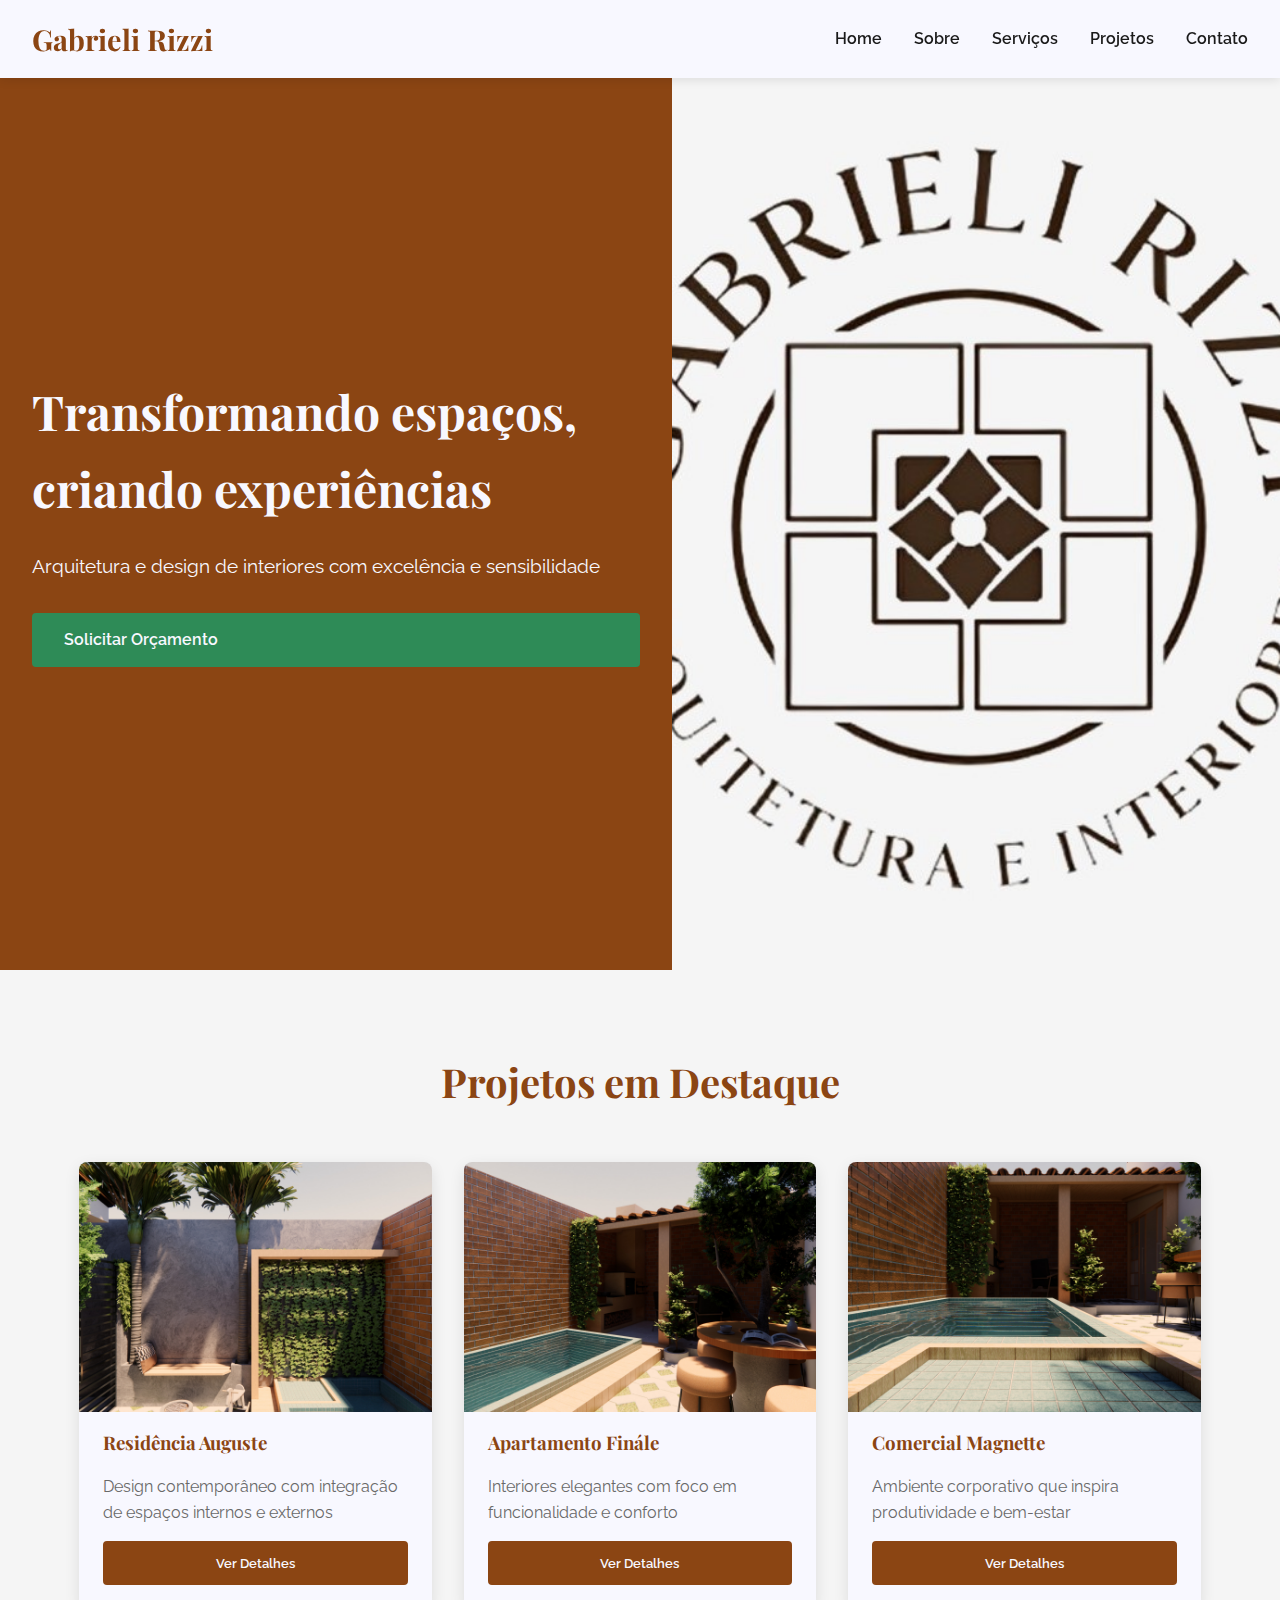
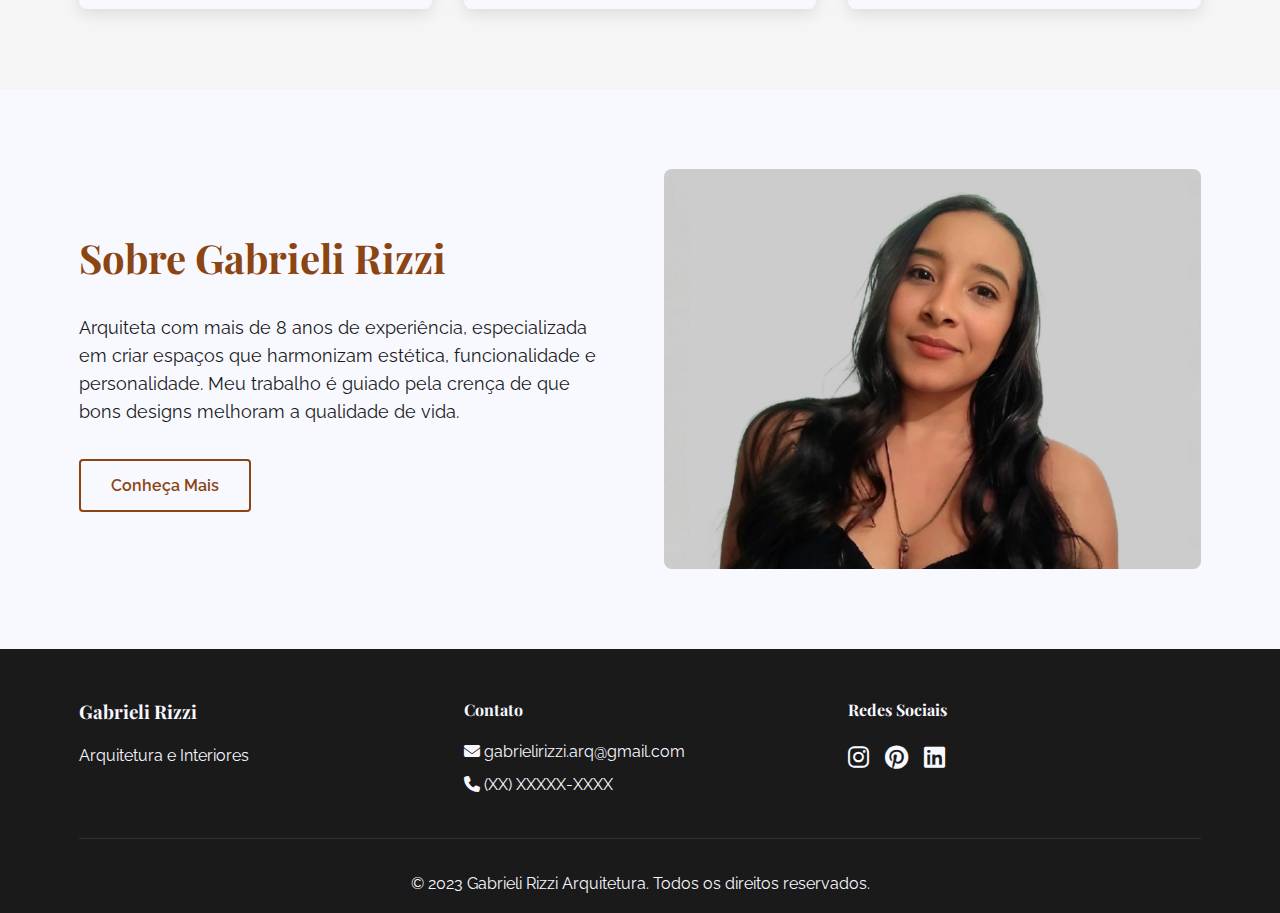
<file: deepseek_html_20250910_9eb7e1.html>
<!DOCTYPE html>
<html lang="pt-BR">
<head>
    <meta charset="UTF-8">
    <meta name="viewport" content="width=device-width, initial-scale=1.0">
    <title>Gabrieli Rizzi - Arquitetura e Interiores</title>
    <link rel="stylesheet" href="css/style.css">
    <link href="https://fonts.googleapis.com/css2?family=Playfair+Display:wght@400;700&family=Raleway:wght@300;400;600&display=swap" rel="stylesheet">
    <link rel="stylesheet" href="https://cdnjs.cloudflare.com/ajax/libs/font-awesome/6.4.0/css/all.min.css">
</head>
<body>
    <!-- Header e Navegação -->
    <header>
        <nav class="navbar">
            <div class="nav-container">
                <a href="index.html" class="nav-logo">Gabrieli Rizzi</a>
                <ul class="nav-menu">
                    <li class="nav-item">
                        <a href="index.html" class="nav-link">Home</a>
                    </li>
                    <li class="nav-item">
                        <a href="sobre.html" class="nav-link">Sobre</a>
                    </li>
                    <li class="nav-item">
                        <a href="servicos.html" class="nav-link">Serviços</a>
                    </li>
                    <li class="nav-item">
                        <a href="projetos.html" class="nav-link">Projetos</a>
                    </li>
                    <li class="nav-item">
                        <a href="contato.html" class="nav-link">Contato</a>
                    </li>
                </ul>
                <div class="hamburger">
                    <span class="bar"></span>
                    <span class="bar"></span>
                    <span class="bar"></span>
                </div>
            </div>
        </nav>
    </header>

    <main>
        <!-- Página Home -->
        <section id="home" class="hero">
            <div class="hero-content">
                <h1>Transformando espaços, criando experiências</h1>
                <p>Arquitetura e design de interiores com excelência e sensibilidade</p>
                <a href="contato.html" class="btn-primary">Solicitar Orçamento</a>
            </div>
            <div class="hero-image" style="background-image: url('img/hero-image.jpg');"></div>
        </section>

        <!-- Seção de Destaques -->
        <section class="destaques">
            <div class="container">
                <h2>Projetos em Destaque</h2>
                <div class="destaques-grid">
                    <div class="destaque-item">
                        <div class="destaque-img" style="background-image: url('img/projeto1.jpg');"></div>
                        <h3>Residência Auguste</h3>
                        <p>Design contemporâneo com integração de espaços internos e externos</p>
                        <button class="btn-detalhes" data-modal="modal1">Ver Detalhes</button>
                    </div>
                    <div class="destaque-item">
                        <div class="destaque-img" style="background-image: url('img/projeto2.jpg');"></div>
                        <h3>Apartamento Finále</h3>
                        <p>Interiores elegantes com foco em funcionalidade e conforto</p>
                        <button class="btn-detalhes" data-modal="modal2">Ver Detalhes</button>
                    </div>
                    <div class="destaque-item">
                        <div class="destaque-img" style="background-image: url('img/projeto3.jpg');"></div>
                        <h3>Comercial Magnette</h3>
                        <p>Ambiente corporativo que inspira produtividade e bem-estar</p>
                        <button class="btn-detalhes" data-modal="modal3">Ver Detalhes</button>
                    </div>
                </div>
            </div>
        </section>

        <!-- Seção Sobre (Preview) -->
        <section class="sobre-preview">
            <div class="container">
                <div class="sobre-content">
                    <div class="sobre-text">
                        <h2>Sobre Gabrieli Rizzi</h2>
                        <p>Arquiteta com mais de 8 anos de experiência, especializada em criar espaços que harmonizam estética, funcionalidade e personalidade. Meu trabalho é guiado pela crença de que bons designs melhoram a qualidade de vida.</p>
                        <a href="sobre.html" class="btn-secondary">Conheça Mais</a>
                    </div>
                    <div class="sobre-img" style="background-image: url('img/sobre-home.jpg');">
                        <!-- Imagem diferente para a home -->
                    </div>
                </div>
            </div>
        </section>
    </main>

    <!-- Footer -->
    <footer>
        <div class="container">
            <div class="footer-content">
                <div class="footer-section">
                    <h3>Gabrieli Rizzi</h3>
                    <p>Arquitetura e Interiores</p>
                </div>
                <div class="footer-section">
                    <h4>Contato</h4>
                    <p><i class="fas fa-envelope"></i> gabrielirizzi.arq@gmail.com</p>
                    <p><i class="fas fa-phone"></i> (XX) XXXXX-XXXX</p>
                </div>
                <div class="footer-section">
                    <h4>Redes Sociais</h4>
                    <div class="social-icons">
                        <a href="#"><i class="fab fa-instagram"></i></a>
                        <a href="#"><i class="fab fa-pinterest"></i></a>
                        <a href="#"><i class="fab fa-linkedin"></i></a>
                    </div>
                </div>
            </div>
            <div class="footer-bottom">
                <p>&copy; 2023 Gabrieli Rizzi Arquitetura. Todos os direitos reservados.</p>
            </div>
        </div>
    </footer>

    <!-- Modais -->
    <div id="modal1" class="modal">
        <div class="modal-content">
            <span class="close">&times;</span>
            <h2>Residência Auguste</h2>
            <div class="modal-img" style="background-image: url('img/projeto1.jpg');"></div>
            <p>Design contemporâneo com integração de espaços internos e externos. Este projeto focou na criação de ambientes fluidos que conectam a natureza ao espaço interior, utilizando materiais sustentáveis e iluminação natural.</p>
            <p><strong>Área:</strong> 280m²</p>
            <p><strong>Localização:</strong> Porto Alegre, RS</p>
            <p><strong>Ano:</strong> 2022</p>
        </div>
    </div>

    <div id="modal2" class="modal">
        <div class="modal-content">
            <span class="close">&times;</span>
            <h2>Apartamento Finále</h2>
            <div class="modal-img" style="background-image: url('img/projeto2.jpg');"></div>
            <p>Interiores elegantes com foco em funcionalidade e conforto. Este apartamento foi reformulado para maximizar o espaço disponível, criando ambientes multifuncionais com armazenamento inteligente e acabamentos premium.</p>
            <p><strong>Área:</strong> 95m²</p>
            <p><strong>Localização:</strong> Florianópolis, SC</p>
            <p><strong>Ano:</strong> 2021</p>
        </div>
    </div>

    <div id="modal3" class="modal">
        <div class="modal-content">
            <span class="close">&times;</span>
            <h2>Comercial Magnette</h2>
            <div class="modal-img" style="background-image: url('img/projeto3.jpg');"></div>
            <p>Ambiente corporativo que inspira produtividade e bem-estar. Este projeto de escritório foi desenvolvido para promover colaboração e concentração, com espaços diversificados que atendem às diferentes necessidades da equipe.</p>
            <p><strong>Área:</strong> 350m²</p>
            <p><strong>Localização:</strong> São Paulo, SP</p>
            <p><strong>Ano:</strong> 2023</p>
        </div>
    </div>

    <script src="js/script.js"></script>
</body>
</html>
</file>
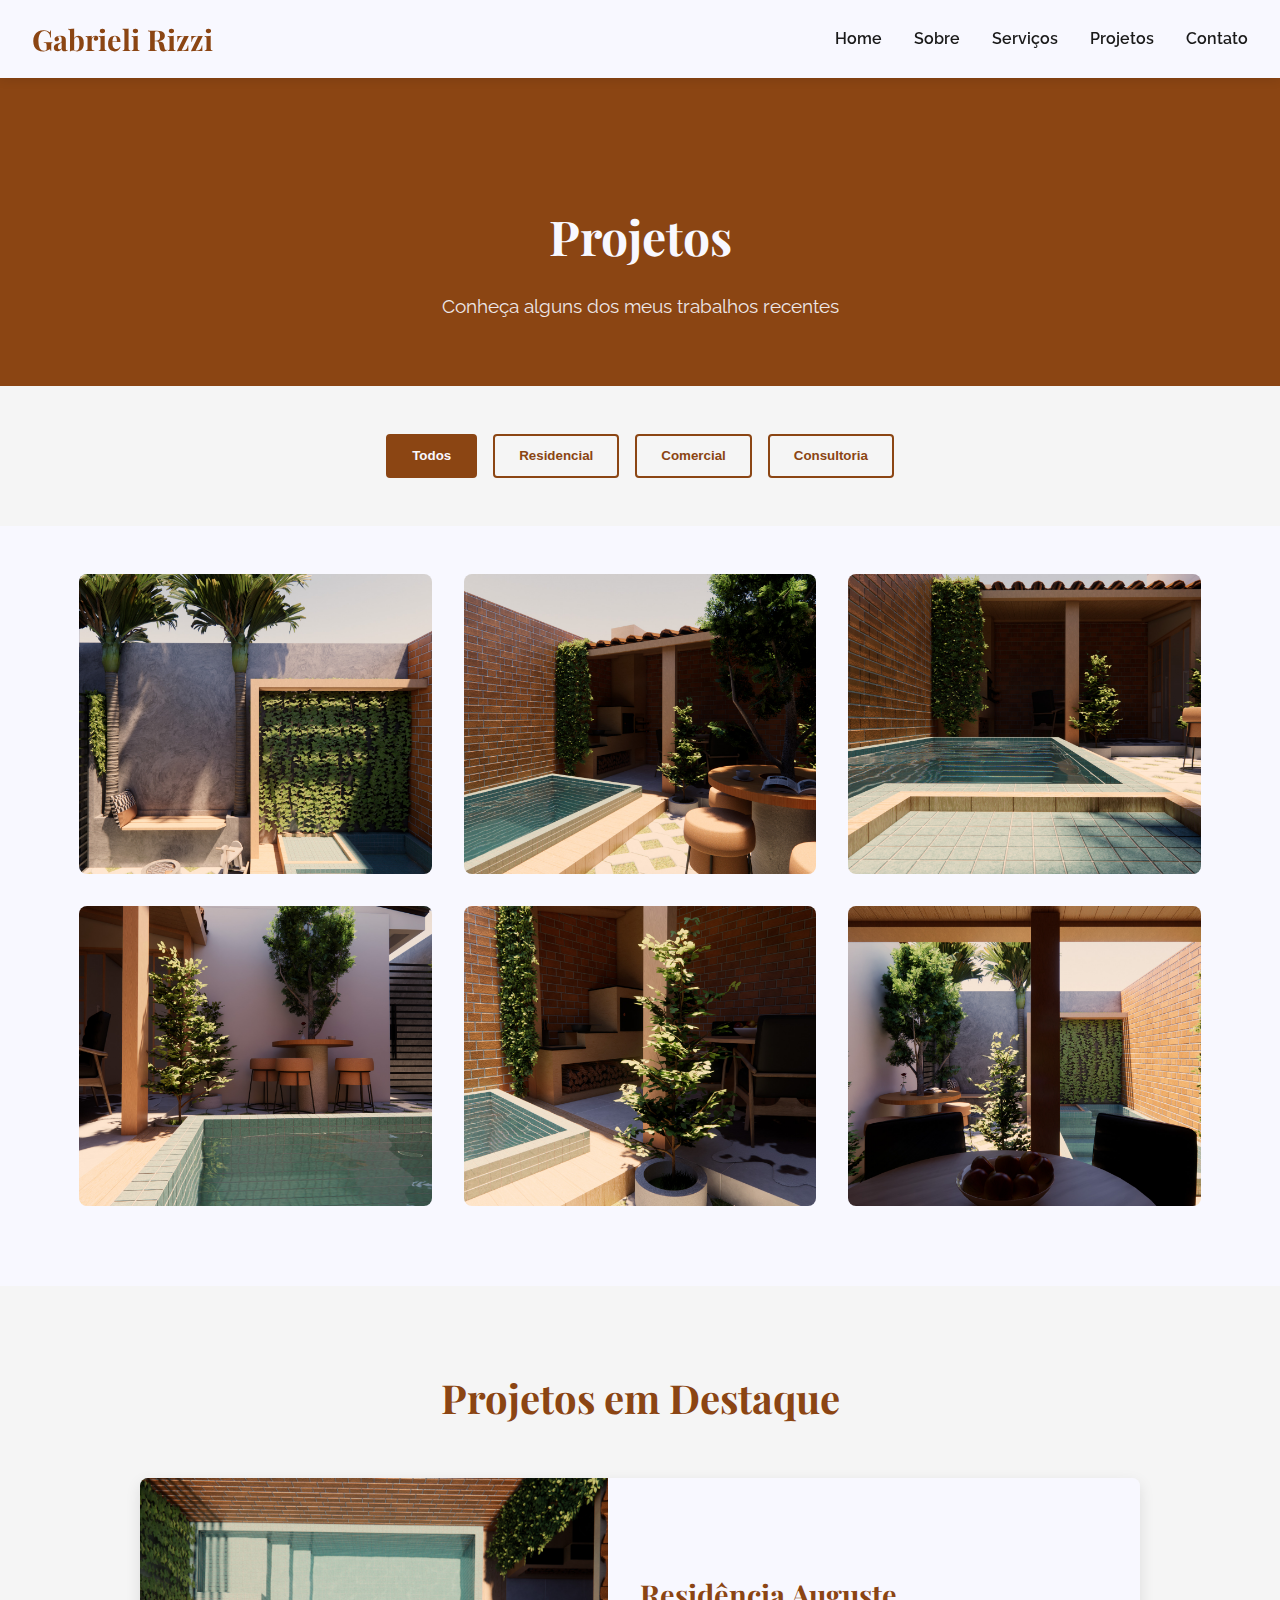
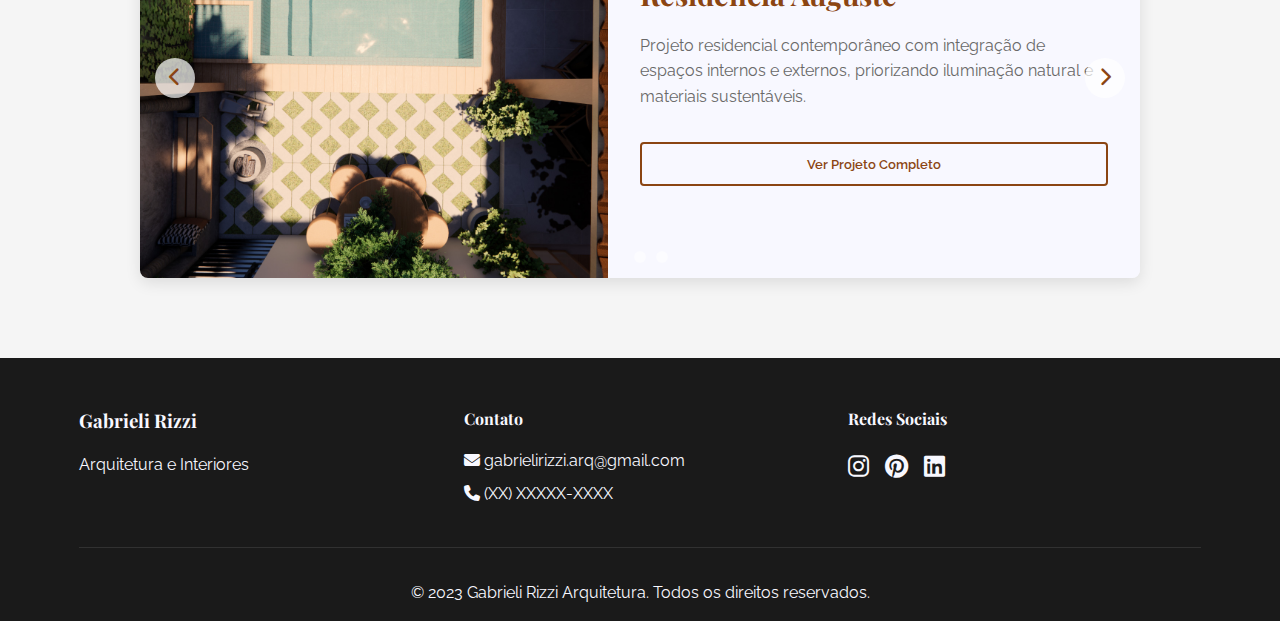
<file: projetos.html>
<!DOCTYPE html>
<html lang="pt-BR">
<head>
    <meta charset="UTF-8">
    <meta name="viewport" content="width=device-width, initial-scale=1.0">
    <title>Projetos - Gabrieli Rizzi</title>
    <link rel="stylesheet" href="css/style.css">
    <link href="https://fonts.googleapis.com/css2?family=Playfair+Display:wght@400;700&family=Raleway:wght@300;400;600&display=swap" rel="stylesheet">
    <link rel="stylesheet" href="https://cdnjs.cloudflare.com/ajax/libs/font-awesome/6.4.0/css/all.min.css">
</head>
<body>
    <!-- Header -->
    <header>
        <nav class="navbar">
            <div class="nav-container">
                <a href="index.html" class="nav-logo">Gabrieli Rizzi</a>
                <ul class="nav-menu">
                    <li class="nav-item">
                        <a href="index.html" class="nav-link">Home</a>
                    </li>
                    <li class="nav-item">
                        <a href="sobre.html" class="nav-link">Sobre</a>
                    </li>
                    <li class="nav-item">
                        <a href="servicos.html" class="nav-link">Serviços</a>
                    </li>
                    <li class="nav-item">
                        <a href="projetos.html" class="nav-link">Projetos</a>
                    </li>
                    <li class="nav-item">
                        <a href="contato.html" class="nav-link">Contato</a>
                    </li>
                </ul>
                <div class="hamburger">
                    <span class="bar"></span>
                    <span class="bar"></span>
                    <span class="bar"></span>
                </div>
            </div>
        </nav>
    </header>

    <main>
        <!-- Página Projetos -->
        <section class="page-header">
            <div class="container">
                <h1>Projetos</h1>
                <p>Conheça alguns dos meus trabalhos recentes</p>
            </div>
        </section>

        <section class="filtros-projetos">
            <div class="container">
                <div class="filtros">
                    <button class="filtro-btn active" data-filter="todos">Todos</button>
                    <button class="filtro-btn" data-filter="residencial">Residencial</button>
                    <button class="filtro-btn" data-filter="comercial">Comercial</button>
                    <button class="filtro-btn" data-filter="consultoria">Consultoria</button>
                </div>
            </div>
        </section>

        <section class="galeria-projetos">
            <div class="container">
                <div class="projetos-grid">
                    <!-- Projeto 1 -->
                    <div class="projeto-item" data-categoria="residencial">
                        <div class="projeto-img" style="background-image: url('img/projeto1.jpg');">
                            <div class="projeto-overlay">
                                <h3>Residência Auguste</h3>
                                <p>Design contemporâneo</p>
                                <button class="projeto-link" data-modal="modal1">Ver Detalhes</button>
                            </div>
                        </div>
                    </div>
                    
                    <!-- Projeto 2 -->
                    <div class="projeto-item" data-categoria="residencial">
                        <div class="projeto-img" style="background-image: url('img/projeto2.jpg');">
                            <div class="projeto-overlay">
                                <h3>Apartamento Finále</h3>
                                <p>Interiores elegantes</p>
                                <button class="projeto-link" data-modal="modal2">Ver Detalhes</button>
                            </div>
                        </div>
                    </div>
                    
                    <!-- Projeto 3 -->
                    <div class="projeto-item" data-categoria="comercial">
                        <div class="projeto-img" style="background-image: url('img/projeto3.jpg');">
                            <div class="projeto-overlay">
                                <h3>Comercial Magnette</h3>
                                <p>Ambiente corporativo</p>
                                <button class="projeto-link" data-modal="modal3">Ver Detalhes</button>
                            </div>
                        </div>
                    </div>
                    
                    <!-- Projeto 4 -->
                    <div class="projeto-item" data-categoria="comercial">
                        <div class="projeto-img" style="background-image: url('img/projeto4.jpg');">
                            <div class="projeto-overlay">
                                <h3>Café Urban</h3>
                                <p>Espaço aconchegante</p>
                                <button class="projeto-link" data-modal="modal4">Ver Detalhes</button>
                            </div>
                        </div>
                    </div>
                    
                    <!-- Projeto 5 -->
                    <div class="projeto-item" data-categoria="consultoria">
                        <div class="projeto-img" style="background-image: url('img/projeto5.jpg');">
                            <div class="projeto-overlay">
                                <h3>Consultoria Lar&Lar</h3>
                                <p>Reforma e decoração</p>
                                <button class="projeto-link" data-modal="modal5">Ver Detalhes</button>
                            </div>
                        </div>
                    </div>
                    
                    <!-- Projeto 6 -->
                    <div class="projeto-item" data-categoria="residencial">
                        <div class="projeto-img" style="background-image: url('img/projeto6.jpg');">
                            <div class="projeto-overlay">
                                <h3>Casa Serra</h3>
                                <p>Integração com a natureza</p>
                                <button class="projeto-link" data-modal="modal6">Ver Detalhes</button>
                            </div>
                        </div>
                    </div>
                </div>
            </div>
        </section>

        <section class="carrossel-projetos">
            <div class="container">
                <h2>Projetos em Destaque</h2>
                <div class="carousel">
                    <!-- Destaque 1 -->
                    <div class="carousel-slide active">
                        <div class="carousel-content">
                            <div class="carousel-img" style="background-image: url('img/destaque1.jpg');"></div>
                            <div class="carousel-text">
                                <h3>Residência Auguste</h3>
                                <p>Projeto residencial contemporâneo com integração de espaços internos e externos, priorizando iluminação natural e materiais sustentáveis.</p>
                                <button class="btn-secondary" data-modal="modal-destaque1">Ver Projeto Completo</button>
                            </div>
                        </div>
                    </div>
                    
                    <!-- Destaque 2 -->
                    <div class="carousel-slide">
                        <div class="carousel-content">
                            <div class="carousel-img" style="background-image: url('img/destaque2.jpg');"></div>
                            <div class="carousel-text">
                                <h3>Comercial Magnette</h3>
                                <p>Ambiente corporativo que inspira produtividade e bem-estar, com espaços colaborativos e privativos em equilíbrio harmonioso.</p>
                                <button class="btn-secondary" data-modal="modal-destaque2">Ver Projeto Completo</button>
                            </div>
                        </div>
                    </div>
                    
                    <!-- Destaque 3 -->
                    <div class="carousel-slide">
                        <div class="carousel-content">
                            <div class="carousel-img" style="background-image: url('img/destaque3.jpg');"></div>
                            <div class="carousel-text">
                                <h3>Café Urban</h3>
                                <p>Espaço aconchegante com identidade visual forte, que combina elementos rústicos e industriais criando uma experiência única para os clientes.</p>
                                <button class="btn-secondary" data-modal="modal-destaque3">Ver Projeto Completo</button>
                            </div>
                        </div>
                    </div>
                    
                    <button class="carousel-prev"><i class="fas fa-chevron-left"></i></button>
                    <button class="carousel-next"><i class="fas fa-chevron-right"></i></button>
                    <div class="carousel-dots"></div>
                </div>
            </div>
        </section>
    </main>

    <!-- Footer -->
    <footer>
        <div class="container">
            <div class="footer-content">
                <div class="footer-section">
                    <h3>Gabrieli Rizzi</h3>
                    <p>Arquitetura e Interiores</p>
                </div>
                <div class="footer-section">
                    <h4>Contato</h4>
                    <p><i class="fas fa-envelope"></i> gabrielirizzi.arq@gmail.com</p>
                    <p><i class="fas fa-phone"></i> (XX) XXXXX-XXXX</p>
                </div>
                <div class="footer-section">
                    <h4>Redes Sociais</h4>
                    <div class="social-icons">
                        <a href="#"><i class="fab fa-instagram"></i></a>
                        <a href="#"><i class="fab fa-pinterest"></i></a>
                        <a href="#"><i class="fab fa-linkedin"></i></a>
                    </div>
                </div>
            </div>
            <div class="footer-bottom">
                <p>&copy; 2023 Gabrieli Rizzi Arquitetura. Todos os direitos reservados.</p>
            </div>
        </div>
    </footer>

    <!-- Modais para Projetos da Galeria -->
    <div id="modal1" class="modal">
        <div class="modal-content">
            <span class="close">&times;</span>
            <h2>Residência Auguste</h2>
            <div class="modal-img" style="background-image: url('img/projeto1.jpg');"></div>
            <p>Design contemporâneo com integração de espaços internos e externos. Este projeto focou na criação de ambientes fluidos que conectam a natureza ao espaço interior, utilizando materiais sustentáveis e iluminação natural.</p>
            <p><strong>Área:</strong> 280m²</p>
            <p><strong>Localização:</strong> Porto Alegre, RS</p>
            <p><strong>Ano:</strong> 2022</p>
            <p><strong>Duração:</strong> 8 meses</p>
        </div>
    </div>

    <div id="modal2" class="modal">
        <div class="modal-content">
            <span class="close">&times;</span>
            <h2>Apartamento Finále</h2>
            <div class="modal-img" style="background-image: url('img/projeto2.jpg');"></div>
            <p>Interiores elegantes com foco em funcionalidade e conforto. Este apartamento foi reformulado para maximizar o espaço disponível, criando ambientes multifuncionais com armazenamento inteligente e acabamentos premium.</p>
            <p><strong>Área:</strong> 95m²</p>
            <p><strong>Localização:</strong> Florianópolis, SC</p>
            <p><strong>Ano:</strong> 2021</p>
            <p><strong>Duração:</strong> 5 meses</p>
        </div>
    </div>

    <div id="modal3" class="modal">
        <div class="modal-content">
            <span class="close">&times;</span>
            <h2>Comercial Magnette</h2>
            <div class="modal-img" style="background-image: url('img/projeto3.jpg');"></div>
            <p>Ambiente corporativo que inspira produtividade e bem-estar. Este projeto de escritório foi desenvolvido para promover colaboração e concentração, com espaços diversificados que atendem às diferentes necessidades da equipe.</p>
            <p><strong>Área:</strong> 350m²</p>
            <p><strong>Localização:</strong> São Paulo, SP</p>
            <p><strong>Ano:</strong> 2023</p>
            <p><strong>Duração:</strong> 6 meses</p>
        </div>
    </div>

    <div id="modal4" class="modal">
        <div class="modal-content">
            <span class="close">&times;</span>
            <h2>Café Urban</h2>
            <div class="modal-img" style="background-image: url('img/projeto4.jpg');"></div>
            <p>Espaço aconchegante com identidade visual forte, que combina elementos rústicos e industriais criando uma experiência única para os clientes.</p>
            <p><strong>Área:</strong> 120m²</p>
            <p><strong>Localização:</strong> Curitiba, PR</p>
            <p><strong>Ano:</strong> 2022</p>
            <p><strong>Duração:</strong> 4 meses</p>
        </div>
    </div>

    <div id="modal5" class="modal">
        <div class="modal-content">
            <span class="close">&times;</span>
            <h2>Consultoria Lar&Lar</h2>
            <div class="modal-img" style="background-image: url('img/projeto5.jpg');"></div>
            <p>Reforma e decoração de apartamento com foco em otimização de espaço e criação de ambientes multifuncionais.</p>
            <p><strong>Área:</strong> 75m²</p>
            <p><strong>Localização:</strong> Porto Alegre, RS</p>
            <p><strong>Ano:</strong> 2021</p>
            <p><strong>Duração:</strong> 3 meses</p>
        </div>
    </div>

    <div id="modal6" class="modal">
        <div class="modal-content">
            <span class="close">&times;</span>
            <h2>Casa Serra</h2>
            <div class="modal-img" style="background-image: url('img/projeto6.jpg');"></div>
            <p>Integração com a natureza através de amplas aberturas e materiais naturais, criando uma conexão harmoniosa entre interior e exterior.</p>
            <p><strong>Área:</strong> 320m²</p>
            <p><strong>Localização:</strong> Gramado, RS</p>
            <p><strong>Ano:</strong> 2023</p>
            <p><strong>Duração:</strong> 10 meses</p>
        </div>
    </div>

    <!-- Modais para Projetos em Destaque (Carrossel) -->
    <div id="modal-destaque1" class="modal">
        <div class="modal-content">
            <span class="close">&times;</span>
            <h2>Residência Auguste - Detalhes Completos</h2>
            <div class="modal-img" style="background-image: url('img/destaque1.jpg');"></div>
            <p>Projeto residencial contemporâneo com integração de espaços internos e externos, priorizando iluminação natural e materiais sustentáveis. Esta residência foi projetada para uma família que valoriza a conexão com a natureza e o conforto.</p>
            <p><strong>Características principais:</strong></p>
            <ul>
                <li>Paredes de vidro para integração visual</li>
                <li>Uso de materiais locais e sustentáveis</li>
                <li>Sistema de captação de água da chuva</li>
                <li>Iluminação LED de baixo consumo</li>
                <li>Espaços fluidos e integrados</li>
                <li>Área gourmet com churrasqueira</li>
            </ul>
            <p><strong>Área:</strong> 280m²</p>
            <p><strong>Localização:</strong> Porto Alegre, RS</p>
            <p><strong>Ano:</strong> 2022</p>
            <p><strong>Duração do projeto:</strong> 8 meses</p>
        </div>
    </div>

    <div id="modal-destaque2" class="modal">
        <div class="modal-content">
            <span class="close">&times;</span>
            <h2>Comercial Magnette - Detalhes Completos</h2>
            <div class="modal-img" style="background-image: url('img/destaque2.jpg');"></div>
            <p>Ambiente corporativo que inspira produtividade e bem-estar, com espaços colaborativos e privativos em equilíbrio harmonioso. Este projeto foi desenvolvido para uma empresa de tecnologia que valoriza a inovação e o conforto de seus colaboradores.</p>
            <p><strong>Características principais:</strong></p>
            <ul>
                <li>Salas de reunião com acústica controlada</li>
                <li>Espaços de descompressão e descanso</li>
                <li>Iluminação circadiana que acompanha o ritmo natural</li>
                <li>Mobiliário ergonômico e adaptável</li>
                <li>Áreas colaborativas com divisórias móveis</li>
                <li>Sistema de climatização eficiente</li>
            </ul>
            <p><strong>Área:</strong> 350m²</p>
            <p><strong>Localização:</strong> São Paulo, SP</p>
            <p><strong>Ano:</strong> 2023</p>
            <p><strong>Duração do projeto:</strong> 6 meses</p>
        </div>
    </div>

    <div id="modal-destaque3" class="modal">
        <div class="modal-content">
            <span class="close">&times;</span>
            <h2>Café Urban - Detalhes Completos</h2>
            <div class="modal-img" style="background-image: url('img/destaque3.jpg');"></div>
            <p>Espaço aconchegante com identidade visual forte, que combina elementos rústicos e industriais criando uma experiência única para os clientes. Este café foi projetado para ser um ponto de encontro na região central da cidade.</p>
            <p><strong>Características principais:</strong></p>
            <ul>
                <li>Mistura de materiais industriais e naturais</li>
                <li>Iluminação aconchegante com diferentes níveis</li>
                <li>Layout que favorece a circulação e permanência</li>
                <li>Área externa integrada com o interior</li>
                <li>Balanço entre espaços sociais e íntimos</li>
                <li>Elementos vegetais integrados ao design</li>
            </ul>
            <p><strong>Área:</strong> 120m²</p>
            <p><strong>Localização:</strong> Curitiba, PR</p>
            <p><strong>Ano:</strong> 2022</p>
            <p><strong>Duração do projeto:</strong> 4 meses</p>
        </div>
    </div>

    <script src="js/script.js"></script>
    <script src="js/projetos.js"></script>
</body>
</html>
</file>
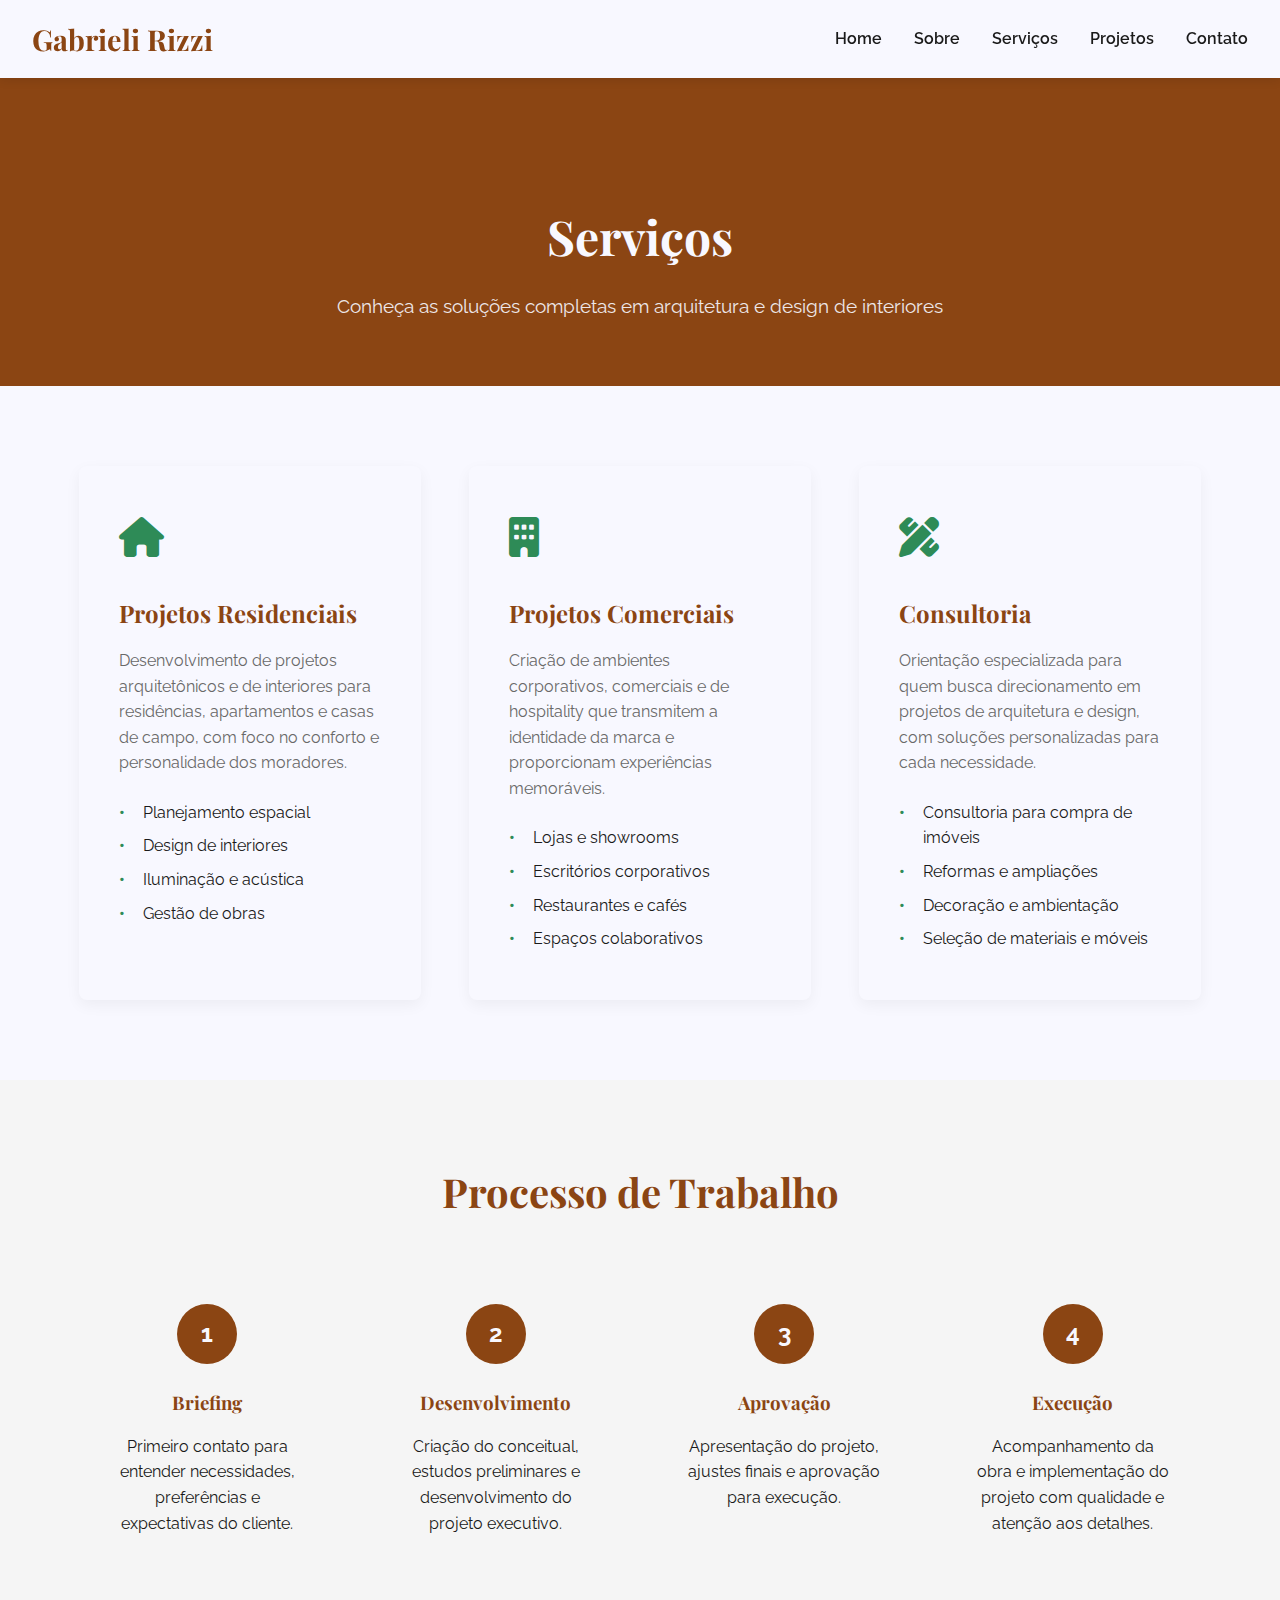
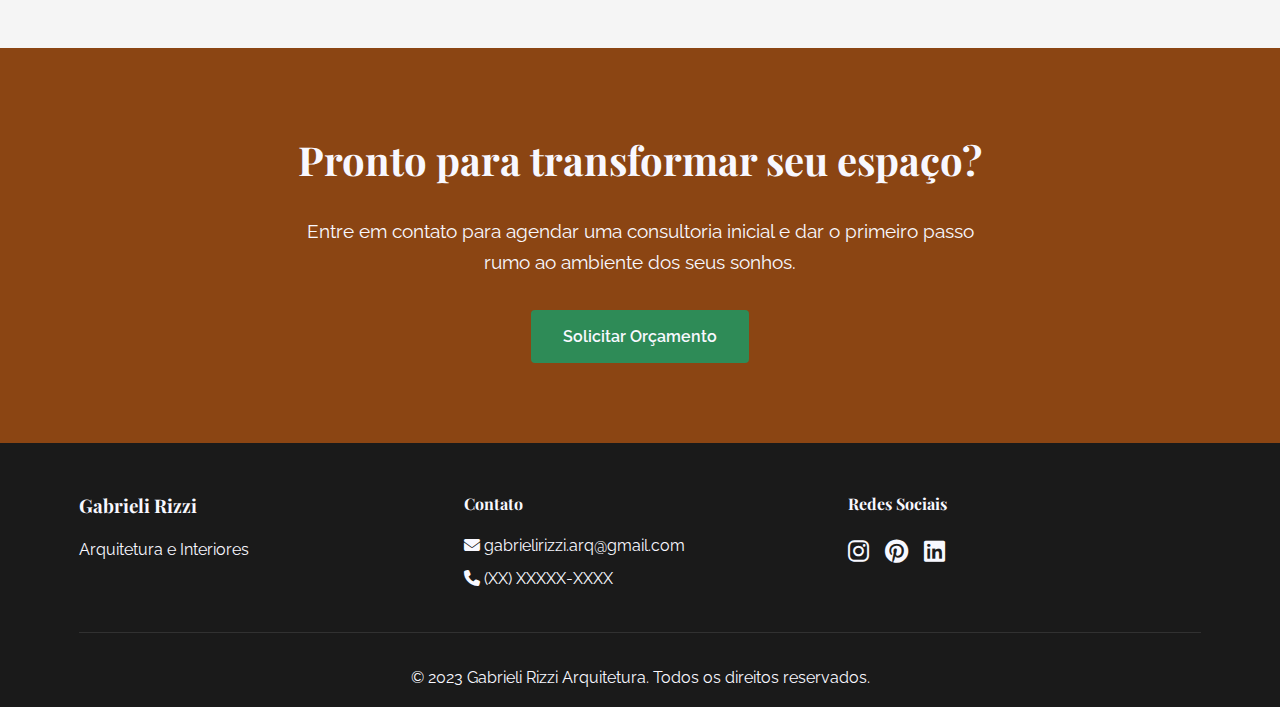
<file: servicos.html>
<!DOCTYPE html>
<html lang="pt-BR">
<head>
    <meta charset="UTF-8">
    <meta name="viewport" content="width=device-width, initial-scale=1.0">
    <title>Serviços - Gabrieli Rizzi</title>
    <link rel="stylesheet" href="css/style.css">
    <link href="https://fonts.googleapis.com/css2?family=Playfair+Display:wght@400;700&family=Raleway:wght@300;400;600&display=swap" rel="stylesheet">
    <link rel="stylesheet" href="https://cdnjs.cloudflare.com/ajax/libs/font-awesome/6.4.0/css/all.min.css">
</head>
<body>
    <!-- Header -->
    <header>
        <nav class="navbar">
            <div class="nav-container">
                <a href="index.html" class="nav-logo">Gabrieli Rizzi</a>
                <ul class="nav-menu">
                    <li class="nav-item">
                        <a href="index.html" class="nav-link">Home</a>
                    </li>
                    <li class="nav-item">
                        <a href="sobre.html" class="nav-link">Sobre</a>
                    </li>
                    <li class="nav-item">
                        <a href="servicos.html" class="nav-link">Serviços</a>
                    </li>
                    <li class="nav-item">
                        <a href="projetos.html" class="nav-link">Projetos</a>
                    </li>
                    <li class="nav-item">
                        <a href="contato.html" class="nav-link">Contato</a>
                    </li>
                </ul>
                <div class="hamburger">
                    <span class="bar"></span>
                    <span class="bar"></span>
                    <span class="bar"></span>
                </div>
            </div>
        </nav>
    </header>

    <main>
        <!-- Página Serviços -->
        <section class="page-header">
            <div class="container">
                <h1>Serviços</h1>
                <p>Conheça as soluções completas em arquitetura e design de interiores</p>
            </div>
        </section>

        <section class="servicos">
            <div class="container">
                <div class="servicos-grid">
                    <div class="servico-item">
                        <div class="servico-icon">
                            <i class="fas fa-home"></i>
                        </div>
                        <h3>Projetos Residenciais</h3>
                        <p>Desenvolvimento de projetos arquitetônicos e de interiores para residências, apartamentos e casas de campo, com foco no conforto e personalidade dos moradores.</p>
                        <ul>
                            <li>Planejamento espacial</li>
                            <li>Design de interiores</li>
                            <li>Iluminação e acústica</li>
                            <li>Gestão de obras</li>
                        </ul>
                    </div>
                    
                    <div class="servico-item">
                        <div class="servico-icon">
                            <i class="fas fa-building"></i>
                        </div>
                        <h3>Projetos Comerciais</h3>
                        <p>Criação de ambientes corporativos, comerciais e de hospitality que transmitem a identidade da marca e proporcionam experiências memoráveis.</p>
                        <ul>
                            <li>Lojas e showrooms</li>
                            <li>Escritórios corporativos</li>
                            <li>Restaurantes e cafés</li>
                            <li>Espaços colaborativos</li>
                        </ul>
                    </div>
                    
                    <div class="servico-item">
                        <div class="servico-icon">
                            <i class="fas fa-pencil-ruler"></i>
                        </div>
                        <h3>Consultoria</h3>
                        <p>Orientação especializada para quem busca direcionamento em projetos de arquitetura e design, com soluções personalizadas para cada necessidade.</p>
                        <ul>
                            <li>Consultoria para compra de imóveis</li>
                            <li>Reformas e ampliações</li>
                            <li>Decoração e ambientação</li>
                            <li>Seleção de materiais e móveis</li>
                        </ul>
                    </div>
                </div>
            </div>
        </section>

        <section class="processo">
            <div class="container">
                <h2>Processo de Trabalho</h2>
                <div class="processo-steps">
                    <div class="processo-step">
                        <div class="step-number">1</div>
                        <h3>Briefing</h3>
                        <p>Primeiro contato para entender necessidades, preferências e expectativas do cliente.</p>
                    </div>
                    <div class="processo-step">
                        <div class="step-number">2</div>
                        <h3>Desenvolvimento</h3>
                        <p>Criação do conceitual, estudos preliminares e desenvolvimento do projeto executivo.</p>
                    </div>
                    <div class="processo-step">
                        <div class="step-number">3</div>
                        <h3>Aprovação</h3>
                        <p>Apresentação do projeto, ajustes finais e aprovação para execução.</p>
                    </div>
                    <div class="processo-step">
                        <div class="step-number">4</div>
                        <h3>Execução</h3>
                        <p>Acompanhamento da obra e implementação do projeto com qualidade e atenção aos detalhes.</p>
                    </div>
                </div>
            </div>
        </section>

        <section class="cta-servicos">
            <div class="container">
                <div class="cta-content">
                    <h2>Pronto para transformar seu espaço?</h2>
                    <p>Entre em contato para agendar uma consultoria inicial e dar o primeiro passo rumo ao ambiente dos seus sonhos.</p>
                    <a href="contato.html" class="btn-primary">Solicitar Orçamento</a>
                </div>
            </div>
        </section>
    </main>

    <!-- Footer -->
    <footer>
        <div class="container">
            <div class="footer-content">
                <div class="footer-section">
                    <h3>Gabrieli Rizzi</h3>
                    <p>Arquitetura e Interiores</p>
                </div>
                <div class="footer-section">
                    <h4>Contato</h4>
                    <p><i class="fas fa-envelope"></i> gabrielirizzi.arq@gmail.com</p>
                    <p><i class="fas fa-phone"></i> (XX) XXXXX-XXXX</p>
                </div>
                <div class="footer-section">
                    <h4>Redes Sociais</h4>
                    <div class="social-icons">
                        <a href="#"><i class="fab fa-instagram"></i></a>
                        <a href="#"><i class="fab fa-pinterest"></i></a>
                        <a href="#"><i class="fab fa-linkedin"></i></a>
                    </div>
                </div>
            </div>
            <div class="footer-bottom">
                <p>&copy; 2023 Gabrieli Rizzi Arquitetura. Todos os direitos reservados.</p>
            </div>
        </div>
    </footer>

    <script src="js/script.js"></script>
</body>
</html>
</file>
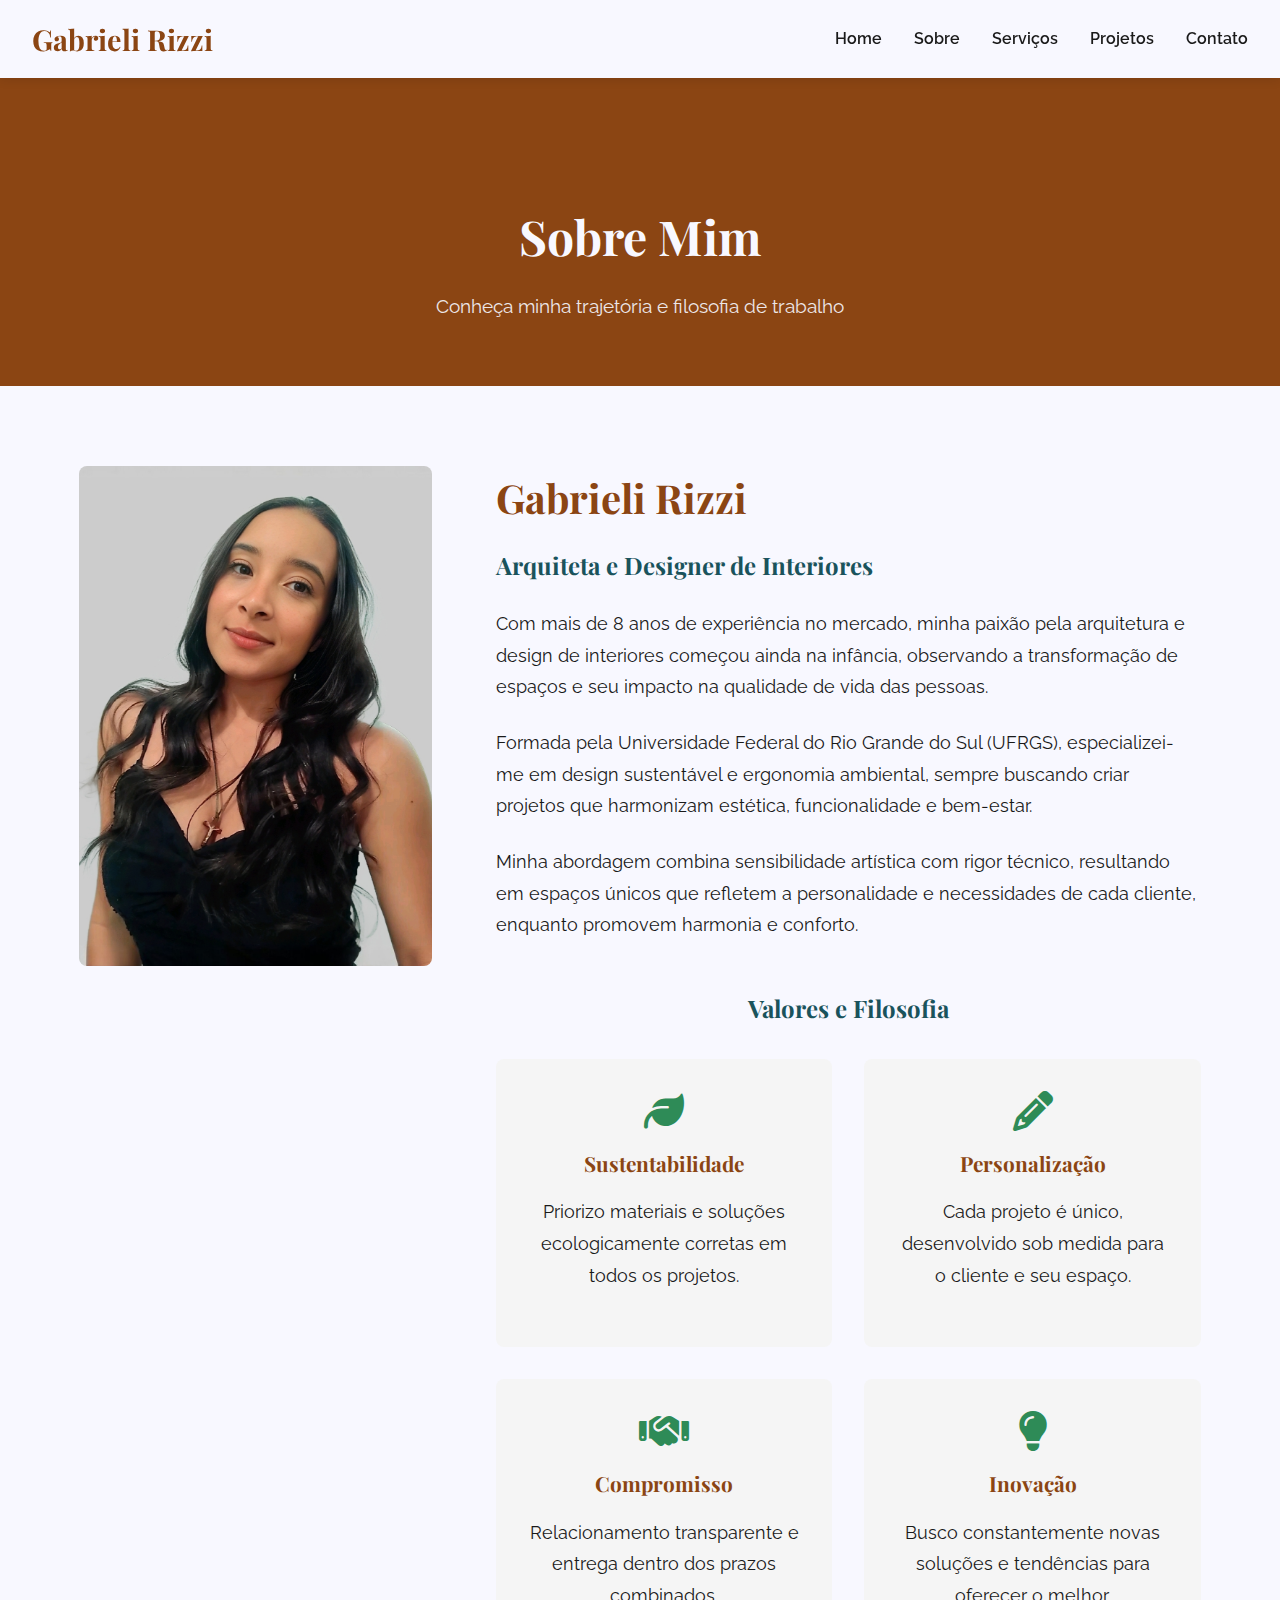
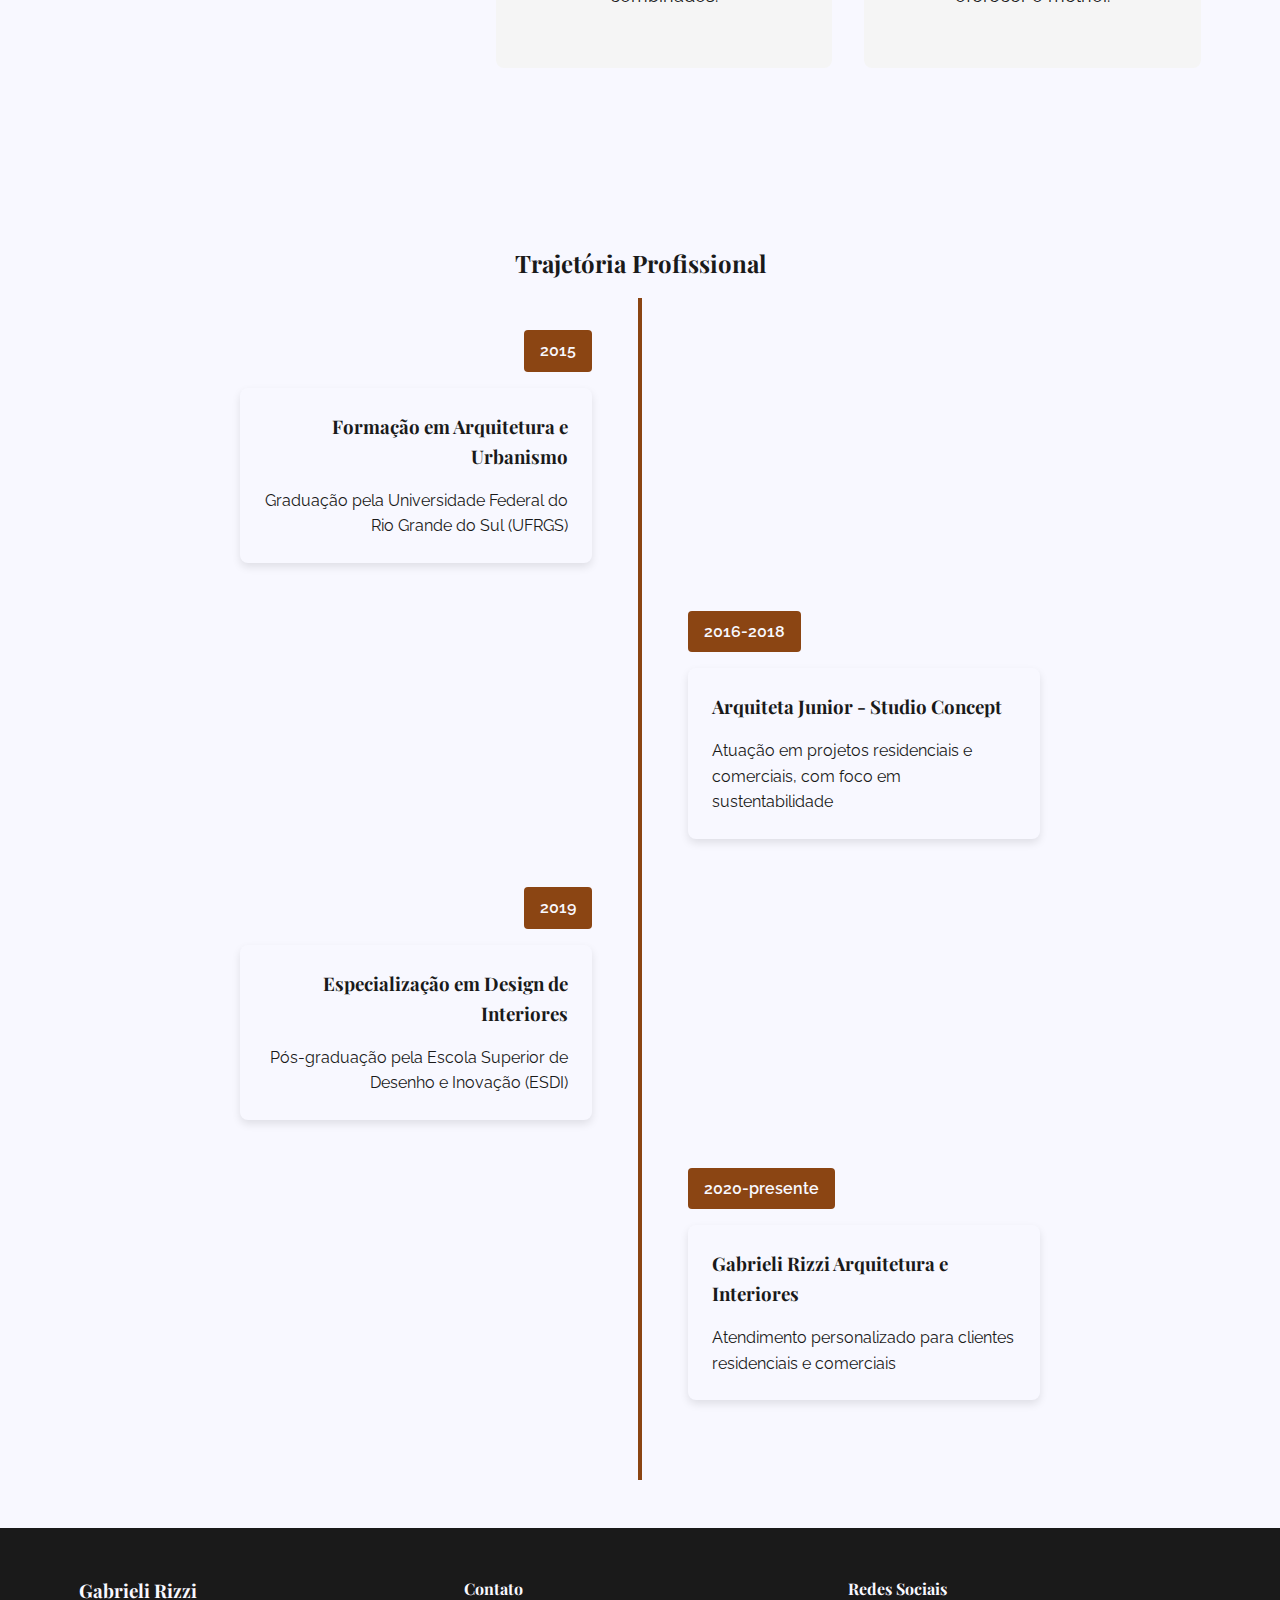
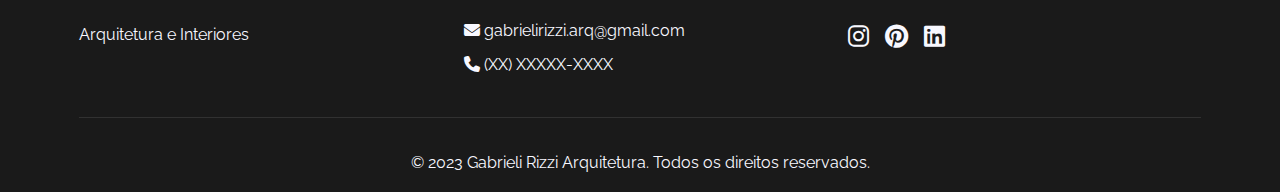
<file: sobre.html>
<!DOCTYPE html>
<html lang="pt-BR">
<head>
    <meta charset="UTF-8">
    <meta name="viewport" content="width=device-width, initial-scale=1.0">
    <title>Sobre - Gabrieli Rizzi</title>
    <link rel="stylesheet" href="css/style.css">
    <link href="https://fonts.googleapis.com/css2?family=Playfair+Display:wght@400;700&family=Raleway:wght@300;400;600&display=swap" rel="stylesheet">
    <link rel="stylesheet" href="https://cdnjs.cloudflare.com/ajax/libs/font-awesome/6.4.0/css/all.min.css">
</head>
<body>
    <!-- Header -->
    <header>
        <nav class="navbar">
            <div class="nav-container">
                <a href="index.html" class="nav-logo">Gabrieli Rizzi</a>
                <ul class="nav-menu">
                    <li class="nav-item">
                        <a href="index.html" class="nav-link">Home</a>
                    </li>
                    <li class="nav-item">
                        <a href="sobre.html" class="nav-link">Sobre</a>
                    </li>
                    <li class="nav-item">
                        <a href="servicos.html" class="nav-link">Serviços</a>
                    </li>
                    <li class="nav-item">
                        <a href="projetos.html" class="nav-link">Projetos</a>
                    </li>
                    <li class="nav-item">
                        <a href="contato.html" class="nav-link">Contato</a>
                    </li>
                </ul>
                <div class="hamburger">
                    <span class="bar"></span>
                    <span class="bar"></span>
                    <span class="bar"></span>
                </div>
            </div>
        </nav>
    </header>

    <main>
        <!-- Página Sobre -->
        <section class="page-header">
            <div class="container">
                <h1>Sobre Mim</h1>
                <p>Conheça minha trajetória e filosofia de trabalho</p>
            </div>
        </section>

        <section class="sobre-detalhado">
            <div class="container">
                <div class="sobre-conteudo">
                    <div class="sobre-imagem-perfil" style="background-image: url('img/foto-perfil.jpg');"></div>
                    <div class="sobre-texto-detalhado">
                        <h2>Gabrieli Rizzi</h2>
                        <h3>Arquiteta e Designer de Interiores</h3>
                        <p>Com mais de 8 anos de experiência no mercado, minha paixão pela arquitetura e design de interiores começou ainda na infância, observando a transformação de espaços e seu impacto na qualidade de vida das pessoas.</p>
                        <p>Formada pela Universidade Federal do Rio Grande do Sul (UFRGS), especializei-me em design sustentável e ergonomia ambiental, sempre buscando criar projetos que harmonizam estética, funcionalidade e bem-estar.</p>
                        <p>Minha abordagem combina sensibilidade artística com rigor técnico, resultando em espaços únicos que refletem a personalidade e necessidades de cada cliente, enquanto promovem harmonia e conforto.</p>
                        
                        <div class="valores-centralizados">
                            <h3>Valores e Filosofia</h3>
                            <div class="valores-grid">
                                <div class="valor-item-centralizado">
                                    <i class="fas fa-leaf"></i>
                                    <h4>Sustentabilidade</h4>
                                    <p>Priorizo materiais e soluções ecologicamente corretas em todos os projetos.</p>
                                </div>
                                <div class="valor-item-centralizado">
                                    <i class="fas fa-pencil-alt"></i>
                                    <h4>Personalização</h4>
                                    <p>Cada projeto é único, desenvolvido sob medida para o cliente e seu espaço.</p>
                                </div>
                                <div class="valor-item-centralizado">
                                    <i class="fas fa-handshake"></i>
                                    <h4>Compromisso</h4>
                                    <p>Relacionamento transparente e entrega dentro dos prazos combinados.</p>
                                </div>
                                <div class="valor-item-centralizado">
                                    <i class="fas fa-lightbulb"></i>
                                    <h4>Inovação</h4>
                                    <p>Busco constantemente novas soluções e tendências para oferecer o melhor.</p>
                                </div>
                            </div>
                        </div>
                    </div>
                </div>
            </div>
        </section>

        <section class="timeline-centralizada">
            <div class="container">
                <h2>Trajetória Profissional</h2>
                <div class="timeline-container-centralizada">
                    <div class="timeline-item-centralizada">
                        <div class="timeline-data-centralizada">2015</div>
                        <div class="timeline-content-centralizada">
                            <h3>Formação em Arquitetura e Urbanismo</h3>
                            <p>Graduação pela Universidade Federal do Rio Grande do Sul (UFRGS)</p>
                        </div>
                    </div>
                    <div class="timeline-item-centralizada">
                        <div class="timeline-data-centralizada">2016-2018</div>
                        <div class="timeline-content-centralizada">
                            <h3>Arquiteta Junior - Studio Concept</h3>
                            <p>Atuação em projetos residenciais e comerciais, com foco em sustentabilidade</p>
                        </div>
                    </div>
                    <div class="timeline-item-centralizada">
                        <div class="timeline-data-centralizada">2019</div>
                        <div class="timeline-content-centralizada">
                            <h3>Especialização em Design de Interiores</h3>
                            <p>Pós-graduação pela Escola Superior de Desenho e Inovação (ESDI)</p>
                        </div>
                    </div>
                    <div class="timeline-item-centralizada">
                        <div class="timeline-data-centralizada">2020-presente</div>
                        <div class="timeline-content-centralizada">
                            <h3>Gabrieli Rizzi Arquitetura e Interiores</h3>
                            <p>Atendimento personalizado para clientes residenciais e comerciais</p>
                        </div>
                    </div>
                </div>
            </div>
        </section>
    </main>

    <!-- Footer -->
    <footer>
        <div class="container">
            <div class="footer-content">
                <div class="footer-section">
                    <h3>Gabrieli Rizzi</h3>
                    <p>Arquitetura e Interiores</p>
                </div>
                <div class="footer-section">
                    <h4>Contato</h4>
                    <p><i class="fas fa-envelope"></i> gabrielirizzi.arq@gmail.com</p>
                    <p><i class="fas fa-phone"></i> (XX) XXXXX-XXXX</p>
                </div>
                <div class="footer-section">
                    <h4>Redes Sociais</h4>
                    <div class="social-icons">
                        <a href="#"><i class="fab fa-instagram"></i></a>
                        <a href="#"><i class="fab fa-pinterest"></i></a>
                        <a href="#"><i class="fab fa-linkedin"></i></a>
                    </div>
                </div>
            </div>
            <div class="footer-bottom">
                <p>&copy; 2023 Gabrieli Rizzi Arquitetura. Todos os direitos reservados.</p>
            </div>
        </div>
    </footer>

    <script src="js/script.js"></script>
</body>
</html>
</file>
<file: css/style.css>
:root {
    --marrom: #8B4513;
    --marrom-claro: #A67B5B;
    --marrom-escuro: #654321;
    --verde: #2E8B57;
    --verde-claro: #8FBC8F;
    --verde-escuro: #1a535c;
    --branco: #F8F8FF;
    --preto: #1a1a1a;
    --cinza: #696969;
    --cinza-claro: #f5f5f5;
}

* {
    margin: 0;
    padding: 0;
    box-sizing: border-box;
}

body {
    font-family: 'Raleway', sans-serif;
    line-height: 1.6;
    color: var(--preto);
    background-color: var(--branco);
}

h1, h2, h3, h4, h5 {
    font-family: 'Playfair Display', serif;
    font-weight: 700;
    margin-bottom: 1rem;
}

.container {
    width: 90%;
    max-width: 1200px;
    margin: 0 auto;
    padding: 0 15px;
}

/* Navegação */
.navbar {
    background-color: var(--branco);
    box-shadow: 0 2px 10px rgba(0, 0, 0, 0.1);
    position: fixed;
    width: 100%;
    top: 0;
    z-index: 1000;
}

.nav-container {
    display: flex;
    justify-content: space-between;
    align-items: center;
    padding: 1rem 2rem;
}

.nav-logo {
    font-family: 'Playfair Display', serif;
    font-size: 1.8rem;
    color: var(--marrom);
    text-decoration: none;
    font-weight: 700;
}

.nav-menu {
    display: flex;
    list-style: none;
}

.nav-item {
    margin-left: 2rem;
}

.nav-link {
    color: var(--preto);
    text-decoration: none;
    font-weight: 600;
    transition: color 0.3s;
}

.nav-link:hover {
    color: var(--marrom);
}

.hamburger {
    display: none;
    cursor: pointer;
}

.bar {
    display: block;
    width: 25px;
    height: 3px;
    margin: 5px auto;
    background-color: var(--preto);
    transition: all 0.3s ease;
}

/* Hero Section */
.hero {
    display: flex;
    min-height: 100vh;
    margin-top: 70px;
}

.hero-content {
    flex: 1;
    display: flex;
    flex-direction: column;
    justify-content: center;
    padding: 2rem;
    background-color: var(--marrom);
    color: var(--branco);
}

.hero-content h1 {
    font-size: 3rem;
    margin-bottom: 1.5rem;
}

.hero-content p {
    font-size: 1.2rem;
    margin-bottom: 2rem;
}

.hero-image {
    flex: 1;
    background-size: cover;
    background-position: center;
}

/* Botões */
.btn-primary, .btn-secondary, .btn-detalhes {
    display: inline-block;
    padding: 12px 30px;
    border-radius: 4px;
    text-decoration: none;
    font-weight: 600;
    transition: all 0.3s;
    cursor: pointer;
    border: none;
    font-family: 'Raleway', sans-serif;
}

.btn-primary {
    background-color: var(--verde);
    color: var(--branco);
    border: 2px solid var(--verde);
}

.btn-primary:hover {
    background-color: transparent;
    color: var(--verde);
}

.btn-secondary {
    background-color: transparent;
    color: var(--marrom);
    border: 2px solid var(--marrom);
}

.btn-secondary:hover {
    background-color: var(--marrom);
    color: var(--branco);
}

.btn-detalhes {
    background-color: var(--marrom);
    color: var(--branco);
    border: 2px solid var(--marrom);
    margin-top: 1rem;
}

.btn-detalhes:hover {
    background-color: transparent;
    color: var(--marrom);
}

/* Destaques */
.destaques {
    padding: 5rem 0;
    background-color: var(--cinza-claro);
}

.destaques h2 {
    text-align: center;
    margin-bottom: 3rem;
    font-size: 2.5rem;
    color: var(--marrom);
}

.destaques-grid {
    display: grid;
    grid-template-columns: repeat(auto-fit, minmax(300px, 1fr));
    gap: 2rem;
}

.destaque-item {
    background-color: var(--branco);
    border-radius: 8px;
    overflow: hidden;
    box-shadow: 0 5px 15px rgba(0, 0, 0, 0.1);
    transition: transform 0.3s;
    display: flex;
    flex-direction: column;
}

.destaque-item:hover {
    transform: translateY(-10px);
}

.destaque-img {
    height: 250px;
    background-size: cover;
    background-position: center;
}

.destaque-item h3 {
    padding: 1rem 1.5rem 0;
    color: var(--marrom);
}

.destaque-item p {
    padding: 0 1.5rem;
    color: var(--cinza);
    flex-grow: 1;
}

.destaque-item .btn-detalhes {
    margin: 1rem 1.5rem 1.5rem;
}

/* Sobre Preview */
.sobre-preview {
    padding: 5rem 0;
}

.sobre-content {
    display: flex;
    align-items: center;
    gap: 3rem;
}

.sobre-text {
    flex: 1;
}

.sobre-text h2 {
    font-size: 2.5rem;
    color: var(--marrom);
    margin-bottom: 1.5rem;
}

.sobre-text p {
    margin-bottom: 2rem;
    font-size: 1.1rem;
}

.sobre-img {
    flex: 1;
    height: 400px;
    background-color: var(--marrom-claro);
    background-size: cover;
    background-position: center;
    border-radius: 8px;
}

/* Page Header */
.page-header {
    background-color: var(--marrom);
    color: var(--branco);
    padding: 8rem 0 4rem;
    text-align: center;
    margin-top: 70px;
}

.page-header h1 {
    font-size: 3rem;
    margin-bottom: 1rem;
}

.page-header p {
    font-size: 1.2rem;
    opacity: 0.9;
}

/* Sobre Detalhado */
.sobre-detalhado {
    padding: 5rem 0;
}

.sobre-conteudo {
    display: flex;
    gap: 4rem;
    align-items: flex-start;
}

.sobre-imagem-perfil {
    flex: 1;
    height: 500px;
    background-color: var(--marrom-claro);
    background-size: cover;
    background-position: center;
    border-radius: 8px;
}

.sobre-texto-detalhado {
    flex: 2;
}

.sobre-texto-detalhado h2 {
    font-size: 2.5rem;
    color: var(--marrom);
}

.sobre-texto-detalhado h3 {
    font-size: 1.5rem;
    color: var(--verde-escuro);
    margin-bottom: 1.5rem;
}

.sobre-texto-detalhado p {
    margin-bottom: 1.5rem;
    font-size: 1.1rem;
    line-height: 1.8;
}

/* Valores Centralizados */
.valores-centralizados {
    text-align: center;
    margin: 3rem 0;
}

.valores-grid {
    display: grid;
    grid-template-columns: repeat(2, 1fr);
    gap: 2rem;
    margin-top: 2rem;
}

.valor-item-centralizado {
    padding: 2rem;
    background-color: var(--cinza-claro);
    border-radius: 8px;
    transition: transform 0.3s;
}

.valor-item-centralizado:hover {
    transform: translateY(-5px);
}

.valor-item-centralizado i {
    font-size: 2.5rem;
    color: var(--verde);
    margin-bottom: 1rem;
}

.valor-item-centralizado h4 {
    color: var(--marrom);
    margin-bottom: 1rem;
    font-size: 1.3rem;
}

/* Timeline Centralizada */
.timeline-centralizada {
    text-align: center;
    margin: 3rem 0;
}

.timeline-container-centralizada {
    position: relative;
    max-width: 800px;
    margin: 0 auto;
    padding: 2rem 0;
}

.timeline-container-centralizada::after {
    content: '';
    position: absolute;
    width: 4px;
    background-color: var(--marrom);
    top: 0;
    bottom: 0;
    left: 50%;
    margin-left: -2px;
}

.timeline-item-centralizada {
    position: relative;
    width: 50%;
    margin-bottom: 3rem;
    text-align: right;
    padding-right: 3rem;
}

.timeline-item-centralizada:nth-child(even) {
    left: 50%;
    text-align: left;
    padding-right: 0;
    padding-left: 3rem;
}

.timeline-data-centralizada {
    padding: 0.5rem 1rem;
    background-color: var(--marrom);
    color: var(--branco);
    border-radius: 4px;
    font-weight: 600;
    display: inline-block;
    margin-bottom: 1rem;
}

.timeline-content-centralizada {
    padding: 1.5rem;
    background-color: var(--branco);
    border-radius: 8px;
    box-shadow: 0 4px 8px rgba(0, 0, 0, 0.1);
}

/* Serviços */
.servicos {
    padding: 5rem 0;
}

.servicos-grid {
    display: grid;
    grid-template-columns: repeat(auto-fit, minmax(300px, 1fr));
    gap: 3rem;
}

.servico-item {
    padding: 2.5rem;
    background-color: var(--branco);
    border-radius: 8px;
    box-shadow: 0 5px 15px rgba(0, 0, 0, 0.05);
    transition: transform 0.3s;
}

.servico-item:hover {
    transform: translateY(-10px);
}

.servico-icon {
    font-size: 2.5rem;
    color: var(--verde);
    margin-bottom: 1.5rem;
}

.servico-item h3 {
    color: var(--marrom);
    margin-bottom: 1rem;
    font-size: 1.5rem;
}

.servico-item p {
    margin-bottom: 1.5rem;
    color: var(--cinza);
}

.servico-item ul {
    list-style-type: none;
    padding-left: 0;
}

.servico-item li {
    margin-bottom: 0.5rem;
    position: relative;
    padding-left: 1.5rem;
}

.servico-item li::before {
    content: "•";
    color: var(--verde);
    font-weight: bold;
    position: absolute;
    left: 0;
}

/* Processo */
.processo {
    padding: 5rem 0;
    background-color: var(--cinza-claro);
}

.processo h2 {
    text-align: center;
    font-size: 2.5rem;
    color: var(--marrom);
    margin-bottom: 3rem;
}

.processo-steps {
    display: grid;
    grid-template-columns: repeat(auto-fit, minmax(250px, 1fr));
    gap: 2rem;
}

.processo-step {
    text-align: center;
    padding: 2rem;
}

.step-number {
    width: 60px;
    height: 60px;
    border-radius: 50%;
    background-color: var(--marrom);
    color: var(--branco);
    display: flex;
    align-items: center;
    justify-content: center;
    font-size: 1.5rem;
    font-weight: bold;
    margin: 0 auto 1.5rem;
}

.processo-step h3 {
    color: var(--marrom);
    margin-bottom: 1rem;
}

/* CTA Serviços */
.cta-servicos {
    padding: 5rem 0;
    background-color: var(--marrom);
    color: var(--branco);
    text-align: center;
}

.cta-content h2 {
    font-size: 2.5rem;
    margin-bottom: 1.5rem;
}

.cta-content p {
    font-size: 1.2rem;
    margin-bottom: 2rem;
    max-width: 700px;
    margin-left: auto;
    margin-right: auto;
}

/* Filtros */
.filtros-projetos {
    padding: 3rem 0;
    background-color: var(--cinza-claro);
}

.filtros {
    display: flex;
    justify-content: center;
    flex-wrap: wrap;
    gap: 1rem;
}

.filtro-btn {
    padding: 0.8rem 1.5rem;
    background-color: transparent;
    border: 2px solid var(--marrom);
    color: var(--marrom);
    border-radius: 4px;
    cursor: pointer;
    font-weight: 600;
    transition: all 0.3s;
}

.filtro-btn:hover, .filtro-btn.active {
    background-color: var(--marrom);
    color: var(--branco);
}

/* Galeria */
.galeria-projetos {
    padding: 3rem 0 5rem;
}

.projetos-grid {
    display: grid;
    grid-template-columns: repeat(auto-fill, minmax(350px, 1fr));
    gap: 2rem;
}

.projeto-item {
    border-radius: 8px;
    overflow: hidden;
    position: relative;
    height: 300px;
}

.projeto-img {
    width: 100%;
    height: 100%;
    background-size: cover;
    background-position: center;
    transition: transform 0.5s;
}

.projeto-item:hover .projeto-img {
    transform: scale(1.05);
}

.projeto-overlay {
    position: absolute;
    top: 0;
    left: 0;
    width: 100%;
    height: 100%;
    background: rgba(139, 69, 19, 0.8);
    color: var(--branco);
    display: flex;
    flex-direction: column;
    justify-content: center;
    align-items: center;
    opacity: 0;
    transition: opacity 0.5s;
}

.projeto-item:hover .projeto-overlay {
    opacity: 1;
}

.projeto-overlay h3 {
    font-size: 1.5rem;
    margin-bottom: 0.5rem;
}

.projeto-overlay p {
    margin-bottom: 1.5rem;
}

.projeto-link {
    padding: 0.8rem 1.5rem;
    background-color: var(--verde);
    color: var(--branco);
    text-decoration: none;
    border-radius: 4px;
    font-weight: 600;
    transition: background-color 0.3s;
    border: none;
    cursor: pointer;
}

.projeto-link:hover {
    background-color: var(--verde-escuro);
}

/* Carrossel */
.carrossel-projetos {
    padding: 5rem 0;
    background-color: var(--cinza-claro);
}

.carrossel-projetos h2 {
    text-align: center;
    font-size: 2.5rem;
    color: var(--marrom);
    margin-bottom: 3rem;
}

.carousel {
    position: relative;
    max-width: 1000px;
    margin: 0 auto;
    overflow: hidden;
    border-radius: 8px;
    box-shadow: 0 5px 15px rgba(0, 0, 0, 0.1);
}

.carousel-slide {
    display: none;
}

.carousel-slide.active {
    display: block;
}

.carousel-content {
    display: flex;
    min-height: 400px;
}

.carousel-img {
    flex: 1;
    background-size: cover;
    background-position: center;
}

.carousel-text {
    flex: 1;
    padding: 2rem;
    background-color: var(--branco);
    display: flex;
    flex-direction: column;
    justify-content: center;
}

.carousel-text h3 {
    color: var(--marrom);
    font-size: 1.8rem;
    margin-bottom: 1rem;
}

.carousel-text p {
    margin-bottom: 2rem;
    color: var(--cinza);
}

.carousel-prev, .carousel-next {
    position: absolute;
    top: 50%;
    transform: translateY(-50%);
    background-color: rgba(255, 255, 255, 0.7);
    border: none;
    width: 40px;
    height: 40px;
    border-radius: 50%;
    font-size: 1.2rem;
    color: var(--marrom);
    cursor: pointer;
    transition: background-color 0.3s;
}

.carousel-prev:hover, .carousel-next:hover {
    background-color: var(--branco);
}

.carousel-prev {
    left: 15px;
}

.carousel-next {
    right: 15px;
}

.carousel-dots {
    position: absolute;
    bottom: 15px;
    left: 0;
    right: 0;
    display: flex;
    justify-content: center;
    gap: 10px;
}

.carousel-dot {
    width: 12px;
    height: 12px;
    border-radius: 50%;
    border: none;
    background-color: rgba(255, 255, 255, 0.5);
    cursor: pointer;
}

.carousel-dot.active {
    background-color: var(--branco);
}

/* Contato */
.contato {
    padding: 5rem 0;
}

.contato-content {
    display: grid;
    grid-template-columns: 1fr 1fr;
    gap: 4rem;
}

.contato-info h2 {
    color: var(--marrom);
    font-size: 2rem;
    margin-bottom: 1.5rem;
}

.contato-info > p {
    margin-bottom: 2rem;
    font-size: 1.1rem;
}

.info-item {
    display: flex;
    align-items: flex-start;
    gap: 1rem;
    margin-bottom: 1.5rem;
}

.info-item i {
    font-size: 1.5rem;
    color: var(--verde);
    margin-top: 0.3rem;
}

.info-item h3 {
    color: var(--marrom);
    margin-bottom: 0.3rem;
    font-size: 1.2rem;
}

.contato-info .social-icons {
    margin-top: 2rem;
}

.contato-form h2 {
    color: var(--marrom);
    font-size: 2rem;
    margin-bottom: 1.5rem;
}

.form-group {
    margin-bottom: 1.5rem;
}

.form-group label {
    display: block;
    margin-bottom: 0.5rem;
    font-weight: 600;
    color: var(--preto);
}

.form-group input,
.form-group select,
.form-group textarea {
    width: 100%;
    padding: 0.8rem;
    border: 1px solid #ddd;
    border-radius: 4px;
    font-family: 'Raleway', sans-serif;
    font-size: 1rem;
}

.form-group textarea {
    resize: vertical;
    min-height: 120px;
}

.form-group input:focus,
.form-group select:focus,
.form-group textarea:focus {
    outline: none;
    border-color: var(--verde);
    box-shadow: 0 0 0 2px rgba(46, 139, 87, 0.2);
}

/* Mapa */
.mapa {
    padding: 0 0 5rem;
}

.mapa h2 {
    text-align: center;
    font-size: 2.5rem;
    color: var(--marrom);
    margin-bottom: 3rem;
}

.mapa-container {
    border-radius: 8px;
    overflow: hidden;
    box-shadow: 0 5px 15px rgba(0, 0, 0, 0.1);
}

/* Footer */
footer {
    background-color: var(--preto);
    color: var(--branco);
    padding: 3rem 0 1rem;
}

.footer-content {
    display: grid;
    grid-template-columns: repeat(auto-fit, minmax(250px, 1fr));
    gap: 2rem;
    margin-bottom: 2rem;
}

.footer-section h3, .footer-section h4 {
    color: var(--branco);
    margin-bottom: 1rem;
}

.footer-section p {
    margin-bottom: 0.5rem;
}

.social-icons {
    display: flex;
    gap: 1rem;
}

.social-icons a {
    color: var(--branco);
    font-size: 1.5rem;
    transition: color 0.3s;
}

.social-icons a:hover {
    color: var(--verde-claro);
}

.footer-bottom {
    text-align: center;
    padding-top: 2rem;
    border-top: 1px solid rgba(255, 255, 255, 0.1);
}

/* Modais */
.modal {
    display: none;
    position: fixed;
    z-index: 2000;
    left: 0;
    top: 0;
    width: 100%;
    height: 100%;
    overflow: auto;
    background-color: rgba(0, 0, 0, 0.8);
}

.modal-content {
    background-color: var(--branco);
    margin: 5% auto;
    padding: 2rem;
    border-radius: 8px;
    width: 90%;
    max-width: 800px;
    position: relative;
    animation: modalopen 0.5s;
}

@keyframes modalopen {
    from {opacity: 0; transform: translateY(-50px);}
    to {opacity: 1; transform: translateY(0);}
}

.close {
    color: #aaa;
    float: right;
    font-size: 28px;
    font-weight: bold;
    position: absolute;
    right: 1rem;
    top: 1rem;
    cursor: pointer;
}

.close:hover {
    color: var(--preto);
}

.modal-img {
    height: 300px;
    background-size: cover;
    background-position: center;
    margin: 1rem 0;
    border-radius: 4px;
}

/* Responsividade */
@media screen and (max-width: 992px) {
    .hero-content h1 {
        font-size: 2.5rem;
    }
    
    .contato-content {
        grid-template-columns: 1fr;
        gap: 3rem;
    }
}

@media screen and (max-width: 768px) {
    .hamburger {
        display: block;
    }
    
    .hamburger.active .bar:nth-child(2) {
        opacity: 0;
    }
    
    .hamburger.active .bar:nth-child(1) {
        transform: translateY(8px) rotate(45deg);
    }
    
    .hamburger.active .bar:nth-child(3) {
        transform: translateY(-8px) rotate(-45deg);
    }
    
    .nav-menu {
        position: fixed;
        left: -100%;
        top: 70px;
        gap: 0;
        flex-direction: column;
        background-color: var(--branco);
        width: 100%;
        text-align: center;
        transition: 0.3s;
        box-shadow: 0 10px 15px rgba(0, 0, 0, 0.1);
    }
    
    .nav-menu.active {
        left: 0;
    }
    
    .nav-item {
        margin: 1.5rem 0;
    }
    
    .hero {
        flex-direction: column;
    }
    
    .hero-content, .hero-image {
        min-height: 50vh;
    }
    
    .sobre-content {
        flex-direction: column;
    }
    
    .valores-grid {
        grid-template-columns: 1fr;
    }
    
    .timeline-container-centralizada::after {
        left: 31px;
    }
    
    .timeline-item-centralizada {
        width: 100%;
        padding-left: 70px;
        padding-right: 0;
        text-align: left;
    }
    
    .timeline-item-centralizada:nth-child(even) {
        left: 0;
    }
    
    .projetos-grid {
        grid-template-columns: 1fr;
    }
    
    .carousel-content {
        flex-direction: column;
    }
    
    .carousel-img {
        min-height: 250px;
    }
}

@media screen and (max-width: 576px) {
    .hero-content h1 {
        font-size: 2rem;
    }
    
    .destaques-grid {
        grid-template-columns: 1fr;
    }
    
    .modal-content {
        width: 95%;
        margin: 10% auto;
        padding: 1.5rem;
    }
    
    .modal-img {
        height: 200px;
    }
}
</file>
